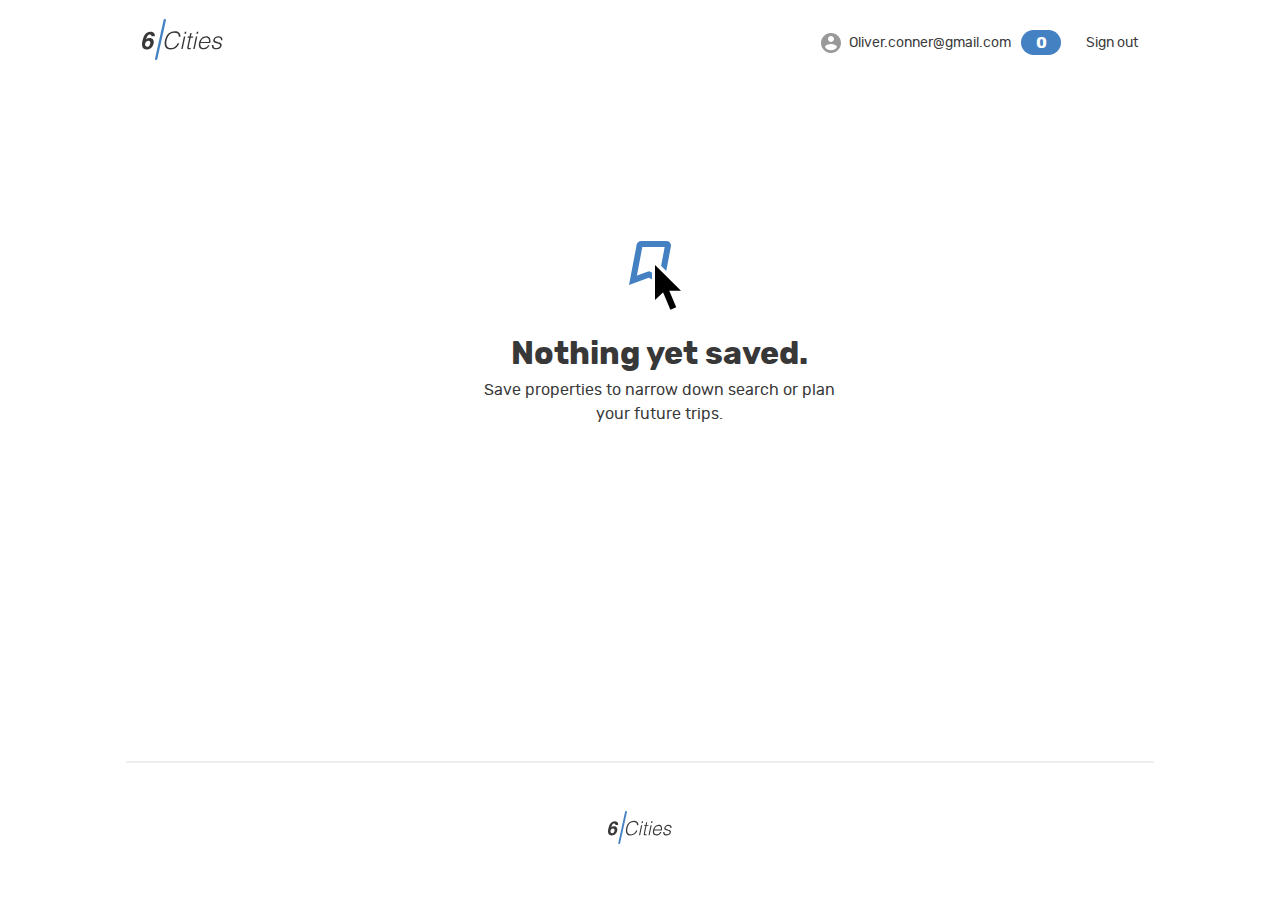
<file: markup/favorites-empty.html>
<!DOCTYPE html>
<html lang="en">
  <head>
    <meta charset="utf-8">
    <meta http-equiv="X-UA-Compatible" content="IE=edge">
    <meta name="viewport" content="width=device-width, initial-scale=1.0">
    <title>6 cities: favorites empty</title>
    <link rel="stylesheet" href="css/main.css">
  </head>

  <body>
    <div style="display: none">
      <!--
        Нет необходимости копировать данный блок в компоненты. Блок с `svg`-изображениями
        присутствует в разметке файла `index.html`.
      -->
      <svg xmlns="http://www.w3.org/2000/svg"><symbol id="icon-arrow-select" viewbox="0 0 7 4"><path fill-rule="evenodd" clip-rule="evenodd" d="M0 0l3.5 2.813L7 0v1.084L3.5 4 0 1.084V0z"></path></symbol><symbol id="icon-bookmark" viewbox="0 0 17 18"><path d="M3.993 2.185l.017-.092V2c0-.554.449-1 .99-1h10c.522 0 .957.41.997.923l-2.736 14.59-4.814-2.407-.39-.195-.408.153L1.31 16.44 3.993 2.185z"></path></symbol><symbol id="icon-star" viewbox="0 0 13 12"><path fill-rule="evenodd" clip-rule="evenodd" d="M6.5 9.644L10.517 12 9.451 7.56 13 4.573l-4.674-.386L6.5 0 4.673 4.187 0 4.573 3.549 7.56 2.483 12 6.5 9.644z"></path></symbol></svg>
    </div>

    <div class="page page--favorites-empty">
      <header class="header">
        <div class="container">
          <div class="header__wrapper">
            <div class="header__left">
              <a class="header__logo-link" href="main.html">
                <img class="header__logo" src="img/logo.svg" alt="6 cities logo" width="81" height="41">
              </a>
            </div>
            <nav class="header__nav">
              <ul class="header__nav-list">
                <li class="header__nav-item user">
                  <a class="header__nav-link header__nav-link--profile" href="#">
                    <div class="header__avatar-wrapper user__avatar-wrapper">
                    </div>
                    <span class="header__user-name user__name">Oliver.conner@gmail.com</span>
                    <span class="header__favorite-count">0</span>
                  </a>
                </li>
                <li class="header__nav-item">
                  <a class="header__nav-link" href="#">
                    <span class="header__signout">Sign out</span>
                  </a>
                </li>
              </ul>
            </nav>
          </div>
        </div>
      </header>

      <main class="page__main page__main--favorites page__main--favorites-empty">
        <div class="page__favorites-container container">
          <section class="favorites favorites--empty">
            <h1 class="visually-hidden">Favorites (empty)</h1>
            <div class="favorites__status-wrapper">
              <b class="favorites__status">Nothing yet saved.</b>
              <p class="favorites__status-description">Save properties to narrow down search or plan your future trips.</p>
            </div>
          </section>
        </div>
      </main>
      <footer class="footer">
        <a class="footer__logo-link" href="main.html">
          <img class="footer__logo" src="img/logo.svg" alt="6 cities logo" width="64" height="33">
        </a>
      </footer>
    </div>
  </body>
</html>
</file>
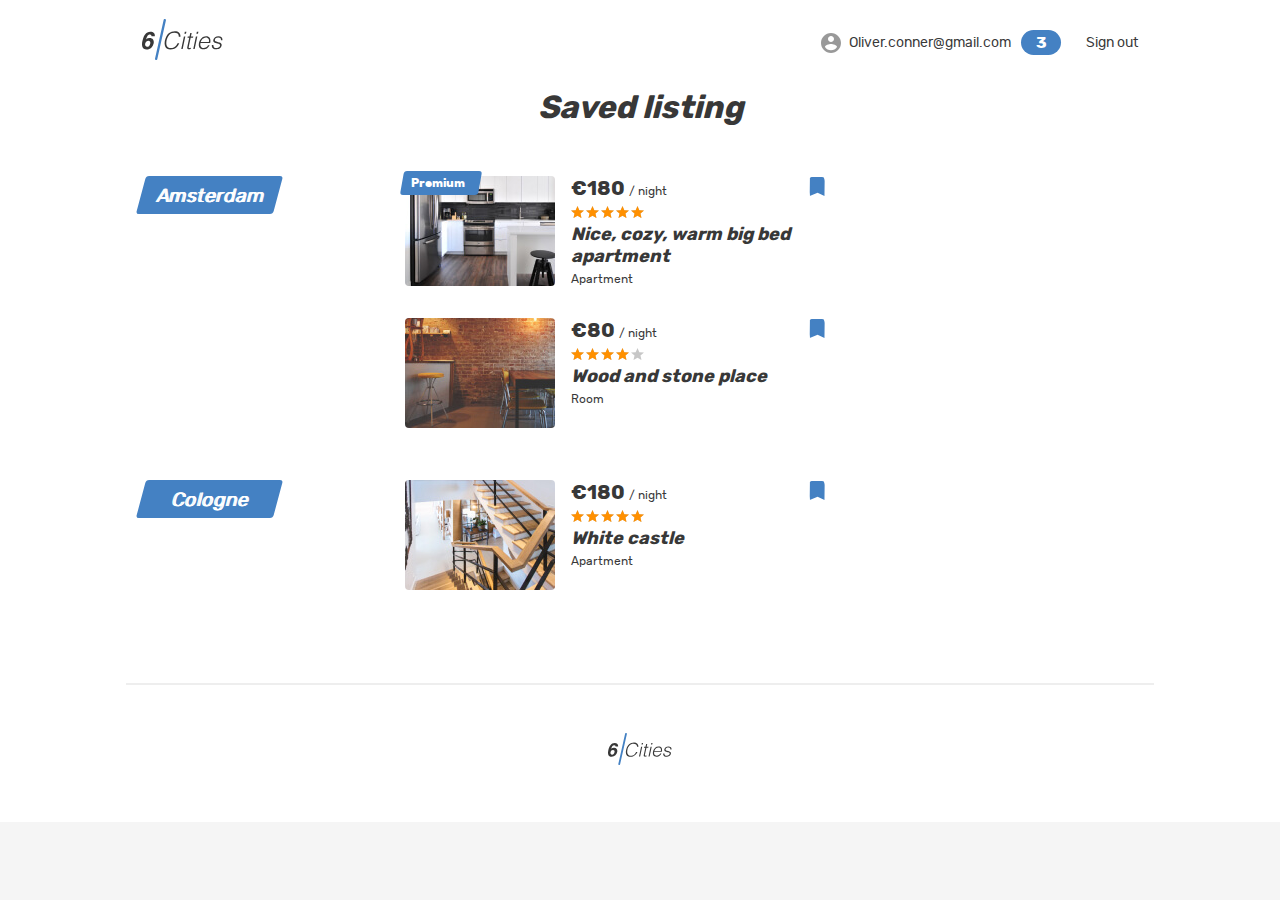
<file: markup/favorites.html>
<!DOCTYPE html>
<html lang="en">
  <head>
    <meta charset="utf-8">
    <meta http-equiv="X-UA-Compatible" content="IE=edge">
    <meta name="viewport" content="width=device-width, initial-scale=1.0">
    <title>6 cities: favorites</title>
    <link rel="stylesheet" href="css/main.css">
  </head>

  <body>
    <div style="display: none">
      <!--
        Нет необходимости копировать данный блок в компоненты. Блок с `svg`-изображениями
        присутствует в разметке файла `index.html`.
      -->
      <svg xmlns="http://www.w3.org/2000/svg"><symbol id="icon-arrow-select" viewbox="0 0 7 4"><path fill-rule="evenodd" clip-rule="evenodd" d="M0 0l3.5 2.813L7 0v1.084L3.5 4 0 1.084V0z"></path></symbol><symbol id="icon-bookmark" viewbox="0 0 17 18"><path d="M3.993 2.185l.017-.092V2c0-.554.449-1 .99-1h10c.522 0 .957.41.997.923l-2.736 14.59-4.814-2.407-.39-.195-.408.153L1.31 16.44 3.993 2.185z"></path></symbol><symbol id="icon-star" viewbox="0 0 13 12"><path fill-rule="evenodd" clip-rule="evenodd" d="M6.5 9.644L10.517 12 9.451 7.56 13 4.573l-4.674-.386L6.5 0 4.673 4.187 0 4.573 3.549 7.56 2.483 12 6.5 9.644z"></path></symbol></svg>
    </div>

    <div class="page">
      <header class="header">
        <div class="container">
          <div class="header__wrapper">
            <div class="header__left">
              <a class="header__logo-link" href="main.html">
                <img class="header__logo" src="img/logo.svg" alt="6 cities logo" width="81" height="41">
              </a>
            </div>
            <nav class="header__nav">
              <ul class="header__nav-list">
                <li class="header__nav-item user">
                  <a class="header__nav-link header__nav-link--profile" href="#">
                    <div class="header__avatar-wrapper user__avatar-wrapper">
                    </div>
                    <span class="header__user-name user__name">Oliver.conner@gmail.com</span>
                    <span class="header__favorite-count">3</span>
                  </a>
                </li>
                <li class="header__nav-item">
                  <a class="header__nav-link" href="#">
                    <span class="header__signout">Sign out</span>
                  </a>
                </li>
              </ul>
            </nav>
          </div>
        </div>
      </header>

      <main class="page__main page__main--favorites">
        <div class="page__favorites-container container">
          <section class="favorites">
            <h1 class="favorites__title">Saved listing</h1>
            <ul class="favorites__list">
              <li class="favorites__locations-items">
                <div class="favorites__locations locations locations--current">
                  <div class="locations__item">
                    <a class="locations__item-link" href="#">
                      <span>Amsterdam</span>
                    </a>
                  </div>
                </div>
                <div class="favorites__places">
                  <article class="favorites__card place-card">
                    <div class="place-card__mark">
                      <span>Premium</span>
                    </div>
                    <div class="favorites__image-wrapper place-card__image-wrapper">
                      <a href="#">
                        <img class="place-card__image" src="img/apartment-small-03.jpg" width="150" height="110" alt="Place image">
                      </a>
                    </div>
                    <div class="favorites__card-info place-card__info">
                      <div class="place-card__price-wrapper">
                        <div class="place-card__price">
                          <b class="place-card__price-value">&euro;180</b>
                          <span class="place-card__price-text">&#47;&nbsp;night</span>
                        </div>
                        <button class="place-card__bookmark-button place-card__bookmark-button--active button" type="button">
                          <svg class="place-card__bookmark-icon" width="18" height="19">
                            <use xlink:href="#icon-bookmark"></use>
                          </svg>
                          <span class="visually-hidden">In bookmarks</span>
                        </button>
                      </div>
                      <div class="place-card__rating rating">
                        <div class="place-card__stars rating__stars">
                          <span style="width: 100%"></span>
                          <span class="visually-hidden">Rating</span>
                        </div>
                      </div>
                      <h2 class="place-card__name">
                        <a href="#">Nice, cozy, warm big bed apartment</a>
                      </h2>
                      <p class="place-card__type">Apartment</p>
                    </div>
                  </article>

                  <article class="favorites__card place-card">
                    <div class="favorites__image-wrapper place-card__image-wrapper">
                      <a href="#">
                        <img class="place-card__image" src="img/room-small.jpg" width="150" height="110" alt="Place image">
                      </a>
                    </div>
                    <div class="favorites__card-info place-card__info">
                      <div class="place-card__price-wrapper">
                        <div class="place-card__price">
                          <b class="place-card__price-value">&euro;80</b>
                          <span class="place-card__price-text">&#47;&nbsp;night</span>
                        </div>
                        <button class="place-card__bookmark-button place-card__bookmark-button--active button" type="button">
                          <svg class="place-card__bookmark-icon" width="18" height="19">
                            <use xlink:href="#icon-bookmark"></use>
                          </svg>
                          <span class="visually-hidden">In bookmarks</span>
                        </button>
                      </div>
                      <div class="place-card__rating rating">
                        <div class="place-card__stars rating__stars">
                          <span style="width: 80%"></span>
                          <span class="visually-hidden">Rating</span>
                        </div>
                      </div>
                      <h2 class="place-card__name">
                        <a href="#">Wood and stone place</a>
                      </h2>
                      <p class="place-card__type">Room</p>
                    </div>
                  </article>
                </div>
              </li>

              <li class="favorites__locations-items">
                <div class="favorites__locations locations locations--current">
                  <div class="locations__item">
                    <a class="locations__item-link" href="#">
                      <span>Cologne</span>
                    </a>
                  </div>
                </div>
                <div class="favorites__places">
                  <article class="favorites__card place-card">
                    <div class="favorites__image-wrapper place-card__image-wrapper">
                      <a href="#">
                        <img class="place-card__image" src="img/apartment-small-04.jpg" width="150" height="110" alt="Place image">
                      </a>
                    </div>
                    <div class="favorites__card-info place-card__info">
                      <div class="place-card__price-wrapper">
                        <div class="place-card__price">
                          <b class="place-card__price-value">&euro;180</b>
                          <span class="place-card__price-text">&#47;&nbsp;night</span>
                        </div>
                        <button class="place-card__bookmark-button place-card__bookmark-button--active button" type="button">
                          <svg class="place-card__bookmark-icon" width="18" height="19">
                            <use xlink:href="#icon-bookmark"></use>
                          </svg>
                          <span class="visually-hidden">In bookmarks</span>
                        </button>
                      </div>
                      <div class="place-card__rating rating">
                        <div class="place-card__stars rating__stars">
                          <span style="width: 100%"></span>
                          <span class="visually-hidden">Rating</span>
                        </div>
                      </div>
                      <h2 class="place-card__name">
                        <a href="#">White castle</a>
                      </h2>
                      <p class="place-card__type">Apartment</p>
                    </div>
                  </article>
                </div>
              </li>
            </ul>
          </section>
        </div>
      </main>
      <footer class="footer container">
        <a class="footer__logo-link" href="main.html">
          <img class="footer__logo" src="img/logo.svg" alt="6 cities logo" width="64" height="33">
        </a>
      </footer>
    </div>
  </body>
</html>
</file>
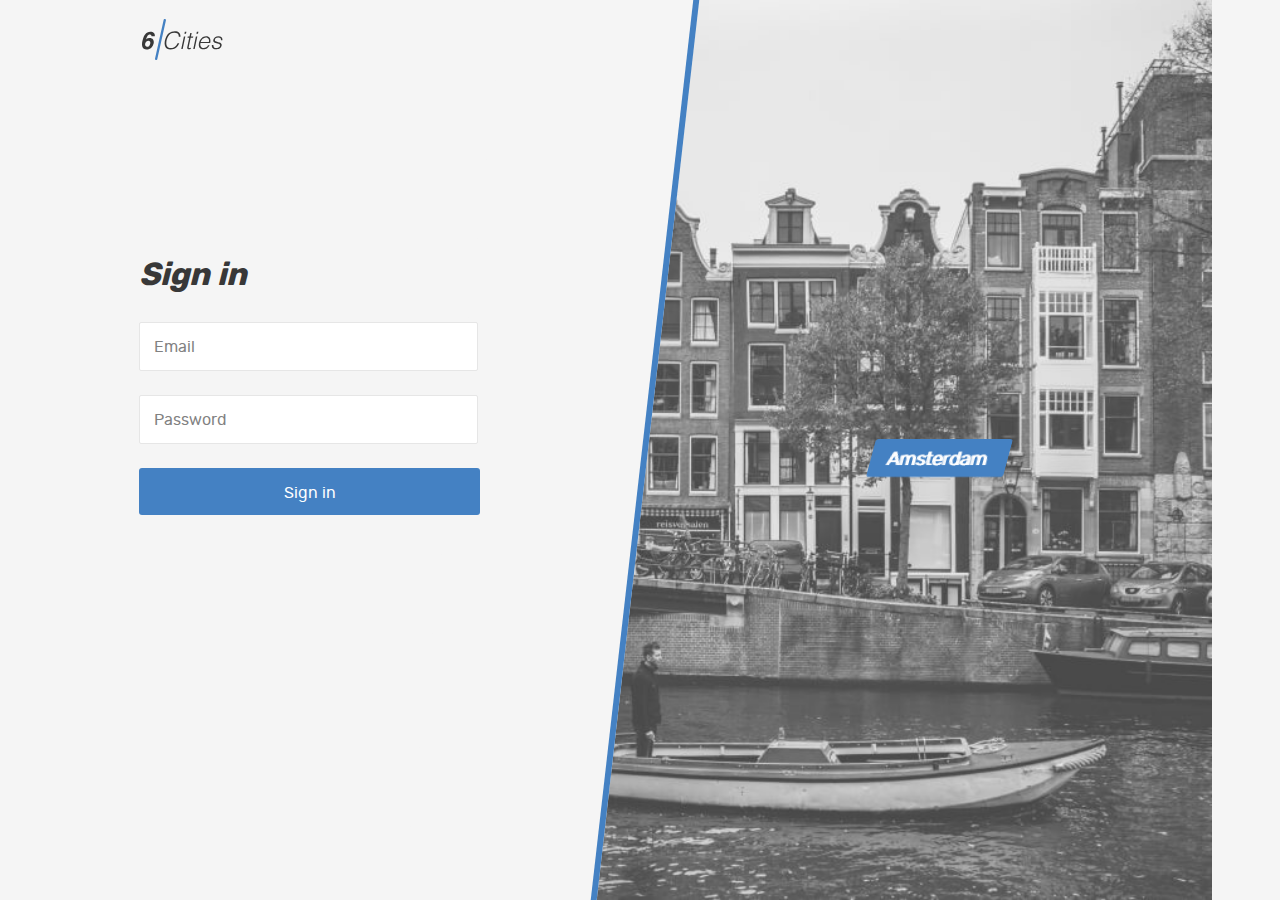
<file: markup/login.html>
<!DOCTYPE html>
<html lang="en">
  <head>
    <meta charset="utf-8">
    <meta http-equiv="X-UA-Compatible" content="IE=edge">
    <meta name="viewport" content="width=device-width, initial-scale=1.0">
    <title>6 cities: authorization</title>
    <link rel="stylesheet" href="css/main.css">
  </head>

  <body>
    <div style="display: none">
      <!--
        Нет необходимости копировать данный блок в компоненты. Блок с `svg`-изображениями
        присутствует в разметке файла `index.html`.
      -->
      <svg xmlns="http://www.w3.org/2000/svg"><symbol id="icon-arrow-select" viewbox="0 0 7 4"><path fill-rule="evenodd" clip-rule="evenodd" d="M0 0l3.5 2.813L7 0v1.084L3.5 4 0 1.084V0z"></path></symbol><symbol id="icon-bookmark" viewbox="0 0 17 18"><path d="M3.993 2.185l.017-.092V2c0-.554.449-1 .99-1h10c.522 0 .957.41.997.923l-2.736 14.59-4.814-2.407-.39-.195-.408.153L1.31 16.44 3.993 2.185z"></path></symbol><symbol id="icon-star" viewbox="0 0 13 12"><path fill-rule="evenodd" clip-rule="evenodd" d="M6.5 9.644L10.517 12 9.451 7.56 13 4.573l-4.674-.386L6.5 0 4.673 4.187 0 4.573 3.549 7.56 2.483 12 6.5 9.644z"></path></symbol></svg>
    </div>

    <div class="page page--gray page--login">
      <header class="header">
        <div class="container">
          <div class="header__wrapper">
            <div class="header__left">
              <a class="header__logo-link" href="main.html">
                <img class="header__logo" src="img/logo.svg" alt="6 cities logo" width="81" height="41">
              </a>
            </div>
          </div>
        </div>
      </header>

      <main class="page__main page__main--login">
        <div class="page__login-container container">
          <section class="login">
            <h1 class="login__title">Sign in</h1>
            <form class="login__form form" action="#" method="post">
              <div class="login__input-wrapper form__input-wrapper">
                <label class="visually-hidden">E-mail</label>
                <input class="login__input form__input" type="email" name="email" placeholder="Email" required="">
              </div>
              <div class="login__input-wrapper form__input-wrapper">
                <label class="visually-hidden">Password</label>
                <input class="login__input form__input" type="password" name="password" placeholder="Password" required="">
              </div>
              <button class="login__submit form__submit button" type="submit">Sign in</button>
            </form>
          </section>
          <section class="locations locations--login locations--current">
            <div class="locations__item">
              <a class="locations__item-link" href="#">
                <span>Amsterdam</span>
              </a>
            </div>
          </section>
        </div>
      </main>
    </div>
  </body>
</html>
</file>
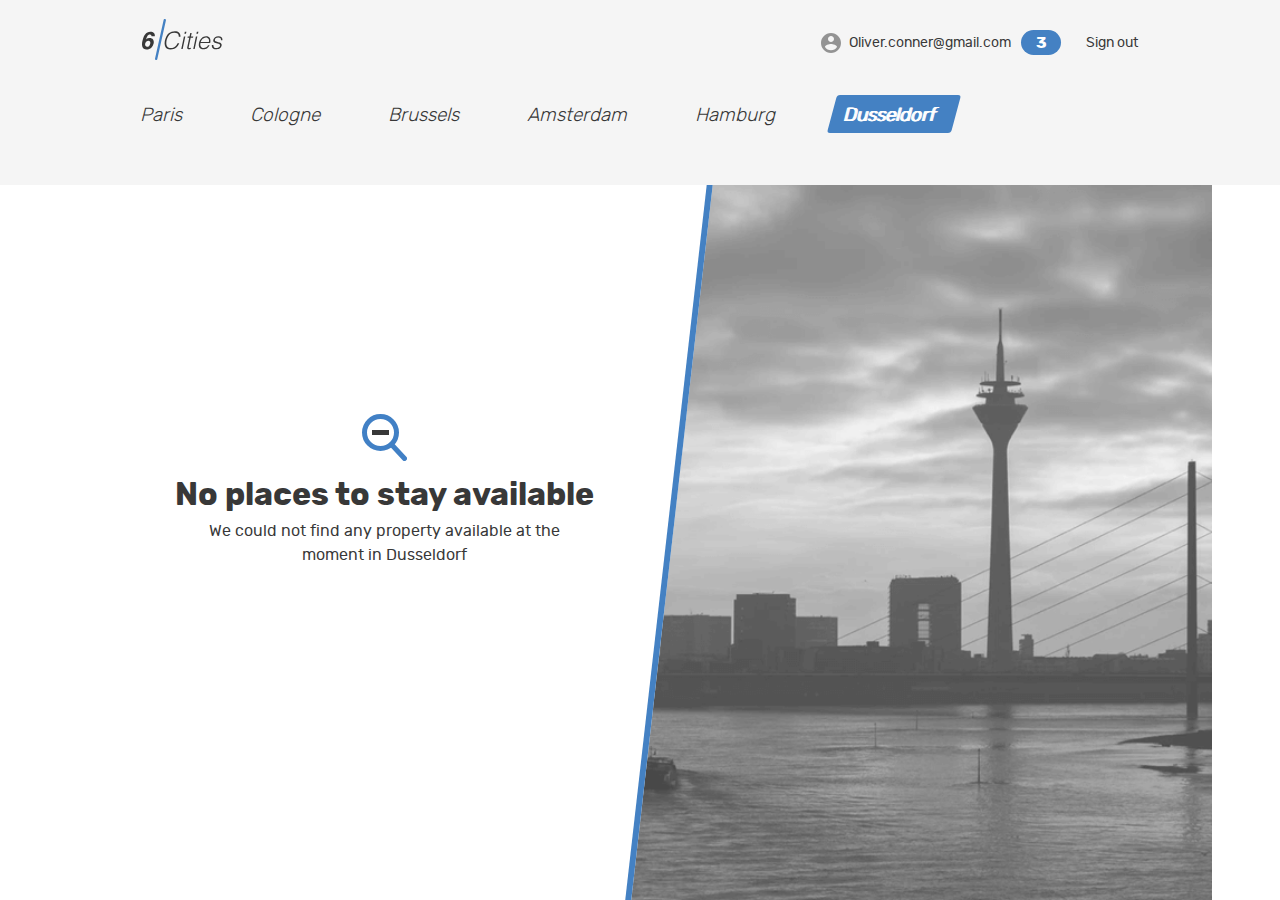
<file: markup/main-empty.html>
<!DOCTYPE html>
<html lang="en">
  <head>
    <meta charset="utf-8">
    <meta http-equiv="X-UA-Compatible" content="IE=edge">
    <meta name="viewport" content="width=device-width, initial-scale=1.0">
    <title>6 cities</title>
    <link rel="stylesheet" href="css/main.css">
  </head>

  <body>
    <div style="display: none">
      <!--
        Нет необходимости копировать данный блок в компоненты. Блок с `svg`-изображениями
        присутствует в разметке файла `index.html`.
      -->
      <svg xmlns="http://www.w3.org/2000/svg"><symbol id="icon-arrow-select" viewbox="0 0 7 4"><path fill-rule="evenodd" clip-rule="evenodd" d="M0 0l3.5 2.813L7 0v1.084L3.5 4 0 1.084V0z"></path></symbol><symbol id="icon-bookmark" viewbox="0 0 17 18"><path d="M3.993 2.185l.017-.092V2c0-.554.449-1 .99-1h10c.522 0 .957.41.997.923l-2.736 14.59-4.814-2.407-.39-.195-.408.153L1.31 16.44 3.993 2.185z"></path></symbol><symbol id="icon-star" viewbox="0 0 13 12"><path fill-rule="evenodd" clip-rule="evenodd" d="M6.5 9.644L10.517 12 9.451 7.56 13 4.573l-4.674-.386L6.5 0 4.673 4.187 0 4.573 3.549 7.56 2.483 12 6.5 9.644z"></path></symbol></svg>
    </div>

    <div class="page page--gray page--main">
      <header class="header">
        <div class="container">
          <div class="header__wrapper">
            <div class="header__left">
              <a class="header__logo-link header__logo-link--active">
                <img class="header__logo" src="img/logo.svg" alt="6 cities logo" width="81" height="41">
              </a>
            </div>
            <nav class="header__nav">
              <ul class="header__nav-list">
                <li class="header__nav-item user">
                  <a class="header__nav-link header__nav-link--profile" href="#">
                    <div class="header__avatar-wrapper user__avatar-wrapper">
                    </div>
                    <span class="header__user-name user__name">Oliver.conner@gmail.com</span>
                    <span class="header__favorite-count">3</span>
                  </a>
                </li>
                <li class="header__nav-item">
                  <a class="header__nav-link" href="#">
                    <span class="header__signout">Sign out</span>
                  </a>
                </li>
              </ul>
            </nav>
          </div>
        </div>
      </header>

      <main class="page__main page__main--index page__main--index-empty">
        <h1 class="visually-hidden">Cities</h1>
        <div class="tabs">
          <section class="locations container">
            <ul class="locations__list tabs__list">
              <li class="locations__item">
                <a class="locations__item-link tabs__item" href="#">
                  <span>Paris</span>
                </a>
              </li>
              <li class="locations__item">
                <a class="locations__item-link tabs__item" href="#">
                  <span>Cologne</span>
                </a>
              </li>
              <li class="locations__item">
                <a class="locations__item-link tabs__item" href="#">
                  <span>Brussels</span>
                </a>
              </li>
              <li class="locations__item">
                <a class="locations__item-link tabs__item">
                  <span>Amsterdam</span>
                </a>
              </li>
              <li class="locations__item">
                <a class="locations__item-link tabs__item" href="#">
                  <span>Hamburg</span>
                </a>
              </li>
              <li class="locations__item">
                <a class="locations__item-link tabs__item tabs__item--active" href="#">
                  <span>Dusseldorf</span>
                </a>
              </li>
            </ul>
          </section>
        </div>
        <div class="cities">
          <div class="cities__places-container cities__places-container--empty container">
            <section class="cities__no-places">
              <div class="cities__status-wrapper tabs__content">
                <b class="cities__status">No places to stay available</b>
                <p class="cities__status-description">We could not find any property available at the moment in Dusseldorf</p>
              </div>
            </section>
            <div class="cities__right-section"></div>
          </div>
        </div>
      </main>
    </div></body>

</html>
</file>
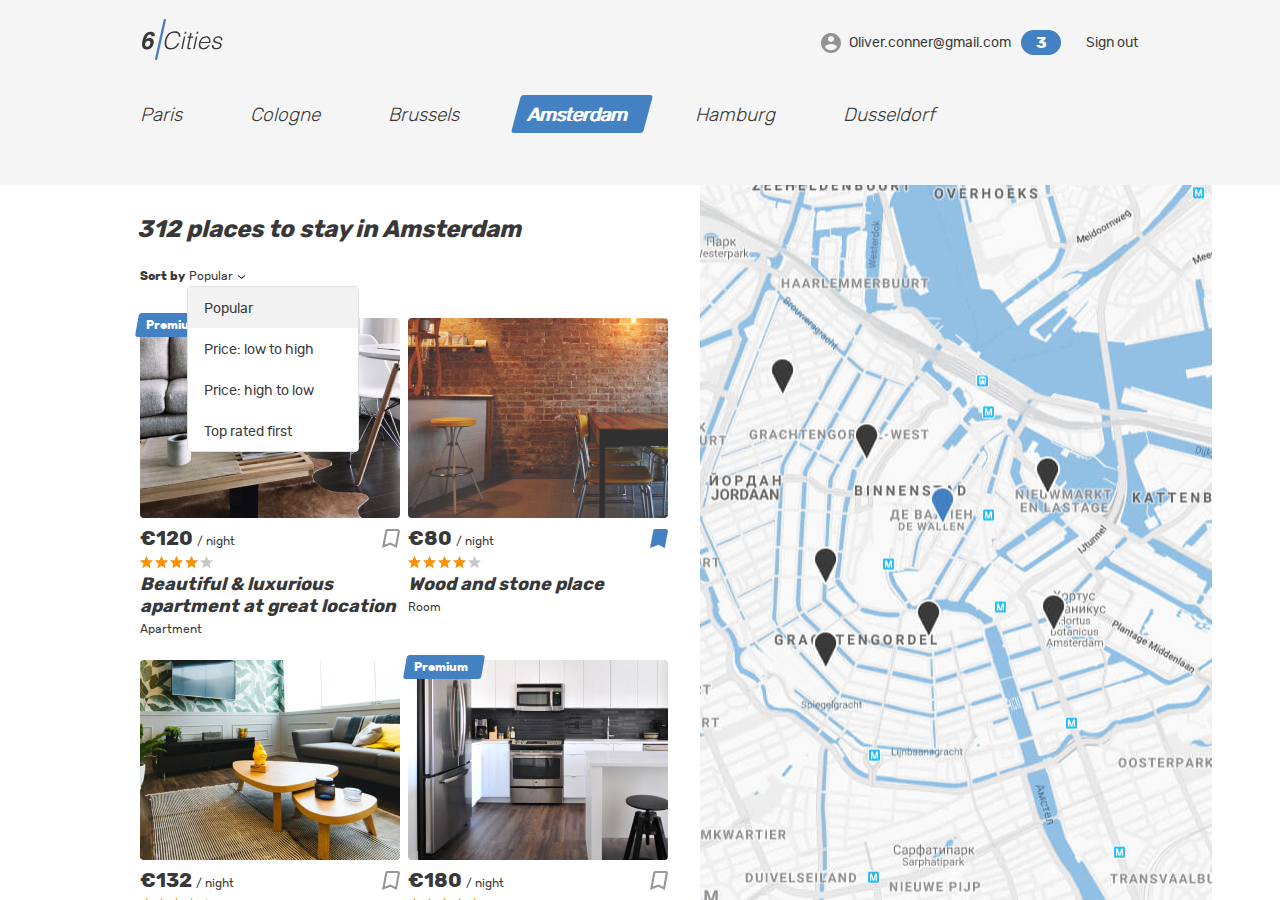
<file: markup/main.html>
<!DOCTYPE html>
<html lang="en">
  <head>
    <meta charset="utf-8">
    <meta http-equiv="X-UA-Compatible" content="IE=edge">
    <meta name="viewport" content="width=device-width, initial-scale=1.0">
    <title>6 cities</title>
    <link rel="stylesheet" href="css/main.css">
  </head>

  <body>
    <div style="display: none">
      <!--
        Нет необходимости копировать данный блок в компоненты. Блок с `svg`-изображениями
        присутствует в разметке файла `index.html`.
      -->
      <svg xmlns="http://www.w3.org/2000/svg"><symbol id="icon-arrow-select" viewbox="0 0 7 4"><path fill-rule="evenodd" clip-rule="evenodd" d="M0 0l3.5 2.813L7 0v1.084L3.5 4 0 1.084V0z"></path></symbol><symbol id="icon-bookmark" viewbox="0 0 17 18"><path d="M3.993 2.185l.017-.092V2c0-.554.449-1 .99-1h10c.522 0 .957.41.997.923l-2.736 14.59-4.814-2.407-.39-.195-.408.153L1.31 16.44 3.993 2.185z"></path></symbol><symbol id="icon-star" viewbox="0 0 13 12"><path fill-rule="evenodd" clip-rule="evenodd" d="M6.5 9.644L10.517 12 9.451 7.56 13 4.573l-4.674-.386L6.5 0 4.673 4.187 0 4.573 3.549 7.56 2.483 12 6.5 9.644z"></path></symbol></svg>
    </div>

    <div class="page page--gray page--main">
      <header class="header">
        <div class="container">
          <div class="header__wrapper">
            <div class="header__left">
              <a class="header__logo-link header__logo-link--active">
                <img class="header__logo" src="img/logo.svg" alt="6 cities logo" width="81" height="41">
              </a>
            </div>
            <nav class="header__nav">
              <ul class="header__nav-list">
                <li class="header__nav-item user">
                  <a class="header__nav-link header__nav-link--profile" href="#">
                    <div class="header__avatar-wrapper user__avatar-wrapper">
                    </div>
                    <span class="header__user-name user__name">Oliver.conner@gmail.com</span>
                    <span class="header__favorite-count">3</span>
                  </a>
                </li>
                <li class="header__nav-item">
                  <a class="header__nav-link" href="#">
                    <span class="header__signout">Sign out</span>
                  </a>
                </li>
              </ul>
            </nav>
          </div>
        </div>
      </header>

      <main class="page__main page__main--index">
        <h1 class="visually-hidden">Cities</h1>
        <div class="tabs">
          <section class="locations container">
            <ul class="locations__list tabs__list">
              <li class="locations__item">
                <a class="locations__item-link tabs__item" href="#">
                  <span>Paris</span>
                </a>
              </li>
              <li class="locations__item">
                <a class="locations__item-link tabs__item" href="#">
                  <span>Cologne</span>
                </a>
              </li>
              <li class="locations__item">
                <a class="locations__item-link tabs__item" href="#">
                  <span>Brussels</span>
                </a>
              </li>
              <li class="locations__item">
                <a class="locations__item-link tabs__item tabs__item--active">
                  <span>Amsterdam</span>
                </a>
              </li>
              <li class="locations__item">
                <a class="locations__item-link tabs__item" href="#">
                  <span>Hamburg</span>
                </a>
              </li>
              <li class="locations__item">
                <a class="locations__item-link tabs__item" href="#">
                  <span>Dusseldorf</span>
                </a>
              </li>
            </ul>
          </section>
        </div>
        <div class="cities">
          <div class="cities__places-container container">
            <section class="cities__places places">
              <h2 class="visually-hidden">Places</h2>
              <b class="places__found">312 places to stay in Amsterdam</b>
              <form class="places__sorting" action="#" method="get">
                <span class="places__sorting-caption">Sort by</span>
                <span class="places__sorting-type" tabindex="0">
                  Popular
                  <svg class="places__sorting-arrow" width="7" height="4">
                    <use xlink:href="#icon-arrow-select"></use>
                  </svg>
                </span>
                <ul class="places__options places__options--custom places__options--opened">
                  <li class="places__option places__option--active" tabindex="0">Popular</li>
                  <li class="places__option" tabindex="0">Price: low to high</li>
                  <li class="places__option" tabindex="0">Price: high to low</li>
                  <li class="places__option" tabindex="0">Top rated first</li>
                </ul>
              </form>
              <div class="cities__places-list places__list tabs__content">
                <article class="cities__card place-card">
                  <div class="place-card__mark">
                    <span>Premium</span>
                  </div>
                  <div class="cities__image-wrapper place-card__image-wrapper">
                    <a href="#">
                      <img class="place-card__image" src="img/apartment-01.jpg" width="260" height="200" alt="Place image">
                    </a>
                  </div>
                  <div class="place-card__info">
                    <div class="place-card__price-wrapper">
                      <div class="place-card__price">
                        <b class="place-card__price-value">&euro;120</b>
                        <span class="place-card__price-text">&#47;&nbsp;night</span>
                      </div>
                      <button class="place-card__bookmark-button button" type="button">
                        <svg class="place-card__bookmark-icon" width="18" height="19">
                          <use xlink:href="#icon-bookmark"></use>
                        </svg>
                        <span class="visually-hidden">To bookmarks</span>
                      </button>
                    </div>
                    <div class="place-card__rating rating">
                      <div class="place-card__stars rating__stars">
                        <span style="width: 80%"></span>
                        <span class="visually-hidden">Rating</span>
                      </div>
                    </div>
                    <h2 class="place-card__name">
                      <a href="#">Beautiful &amp; luxurious apartment at great location</a>
                    </h2>
                    <p class="place-card__type">Apartment</p>
                  </div>
                </article>

                <article class="cities__card place-card">
                  <div class="cities__image-wrapper place-card__image-wrapper">
                    <a href="#">
                      <img class="place-card__image" src="img/room.jpg" width="260" height="200" alt="Place image">
                    </a>
                  </div>
                  <div class="place-card__info">
                    <div class="place-card__price-wrapper">
                      <div class="place-card__price">
                        <b class="place-card__price-value">&euro;80</b>
                        <span class="place-card__price-text">&#47;&nbsp;night</span>
                      </div>
                      <button class="place-card__bookmark-button place-card__bookmark-button--active button" type="button">
                        <svg class="place-card__bookmark-icon" width="18" height="19">
                          <use xlink:href="#icon-bookmark"></use>
                        </svg>
                        <span class="visually-hidden">In bookmarks</span>
                      </button>
                    </div>
                    <div class="place-card__rating rating">
                      <div class="place-card__stars rating__stars">
                        <span style="width: 80%"></span>
                        <span class="visually-hidden">Rating</span>
                      </div>
                    </div>
                    <h2 class="place-card__name">
                      <a href="#">Wood and stone place</a>
                    </h2>
                    <p class="place-card__type">Room</p>
                  </div>
                </article>

                <article class="cities__card place-card">
                  <div class="cities__image-wrapper place-card__image-wrapper">
                    <a href="#">
                      <img class="place-card__image" src="img/apartment-02.jpg" width="260" height="200" alt="Place image">
                    </a>
                  </div>
                  <div class="place-card__info">
                    <div class="place-card__price-wrapper">
                      <div class="place-card__price">
                        <b class="place-card__price-value">&euro;132</b>
                        <span class="place-card__price-text">&#47;&nbsp;night</span>
                      </div>
                      <button class="place-card__bookmark-button button" type="button">
                        <svg class="place-card__bookmark-icon" width="18" height="19">
                          <use xlink:href="#icon-bookmark"></use>
                        </svg>
                        <span class="visually-hidden">To bookmarks</span>
                      </button>
                    </div>
                    <div class="place-card__rating rating">
                      <div class="place-card__stars rating__stars">
                        <span style="width: 80%"></span>
                        <span class="visually-hidden">Rating</span>
                      </div>
                    </div>
                    <h2 class="place-card__name">
                      <a href="#">Canal View Prinsengracht</a>
                    </h2>
                    <p class="place-card__type">Apartment</p>
                  </div>
                </article>

                <article class="cities__card place-card">
                  <div class="place-card__mark">
                    <span>Premium</span>
                  </div>
                  <div class="cities__image-wrapper place-card__image-wrapper">
                    <a href="#">
                      <img class="place-card__image" src="img/apartment-03.jpg" width="260" height="200" alt="Place image">
                    </a>
                  </div>
                  <div class="place-card__info">
                    <div class="place-card__price-wrapper">
                      <div class="place-card__price">
                        <b class="place-card__price-value">&euro;180</b>
                        <span class="place-card__price-text">&#47;&nbsp;night</span>
                      </div>
                      <button class="place-card__bookmark-button button" type="button">
                        <svg class="place-card__bookmark-icon" width="18" height="19">
                          <use xlink:href="#icon-bookmark"></use>
                        </svg>
                        <span class="visually-hidden">To bookmarks</span>
                      </button>
                    </div>
                    <div class="place-card__rating rating">
                      <div class="place-card__stars rating__stars">
                        <span style="width: 100%"></span>
                        <span class="visually-hidden">Rating</span>
                      </div>
                    </div>
                    <h2 class="place-card__name">
                      <a href="#">Nice, cozy, warm big bed apartment</a>
                    </h2>
                    <p class="place-card__type">Apartment</p>
                  </div>
                </article>

                <article class="cities__card place-card">
                  <div class="cities__image-wrapper place-card__image-wrapper">
                    <a href="#">
                      <img class="place-card__image" src="img/room.jpg" width="260" height="200" alt="Place image">
                    </a>
                  </div>
                  <div class="place-card__info">
                    <div class="place-card__price-wrapper">
                      <div class="place-card__price">
                        <b class="place-card__price-value">&euro;80</b>
                        <span class="place-card__price-text">&#47;&nbsp;night</span>
                      </div>
                      <button class="place-card__bookmark-button place-card__bookmark-button--active button" type="button">
                        <svg class="place-card__bookmark-icon" width="18" height="19">
                          <use xlink:href="#icon-bookmark"></use>
                        </svg>
                        <span class="visually-hidden">In bookmarks</span>
                      </button>
                    </div>
                    <div class="place-card__rating rating">
                      <div class="place-card__stars rating__stars">
                        <span style="width: 80%"></span>
                        <span class="visually-hidden">Rating</span>
                      </div>
                    </div>
                    <h2 class="place-card__name">
                      <a href="#">Wood and stone place</a>
                    </h2>
                    <p class="place-card__type">Room</p>
                  </div>
                </article>
              </div>
            </section>
            <div class="cities__right-section">
              <section class="cities__map map"></section>
            </div>
          </div>
        </div>
      </main>
    </div>
  </body>
</html>
</file>
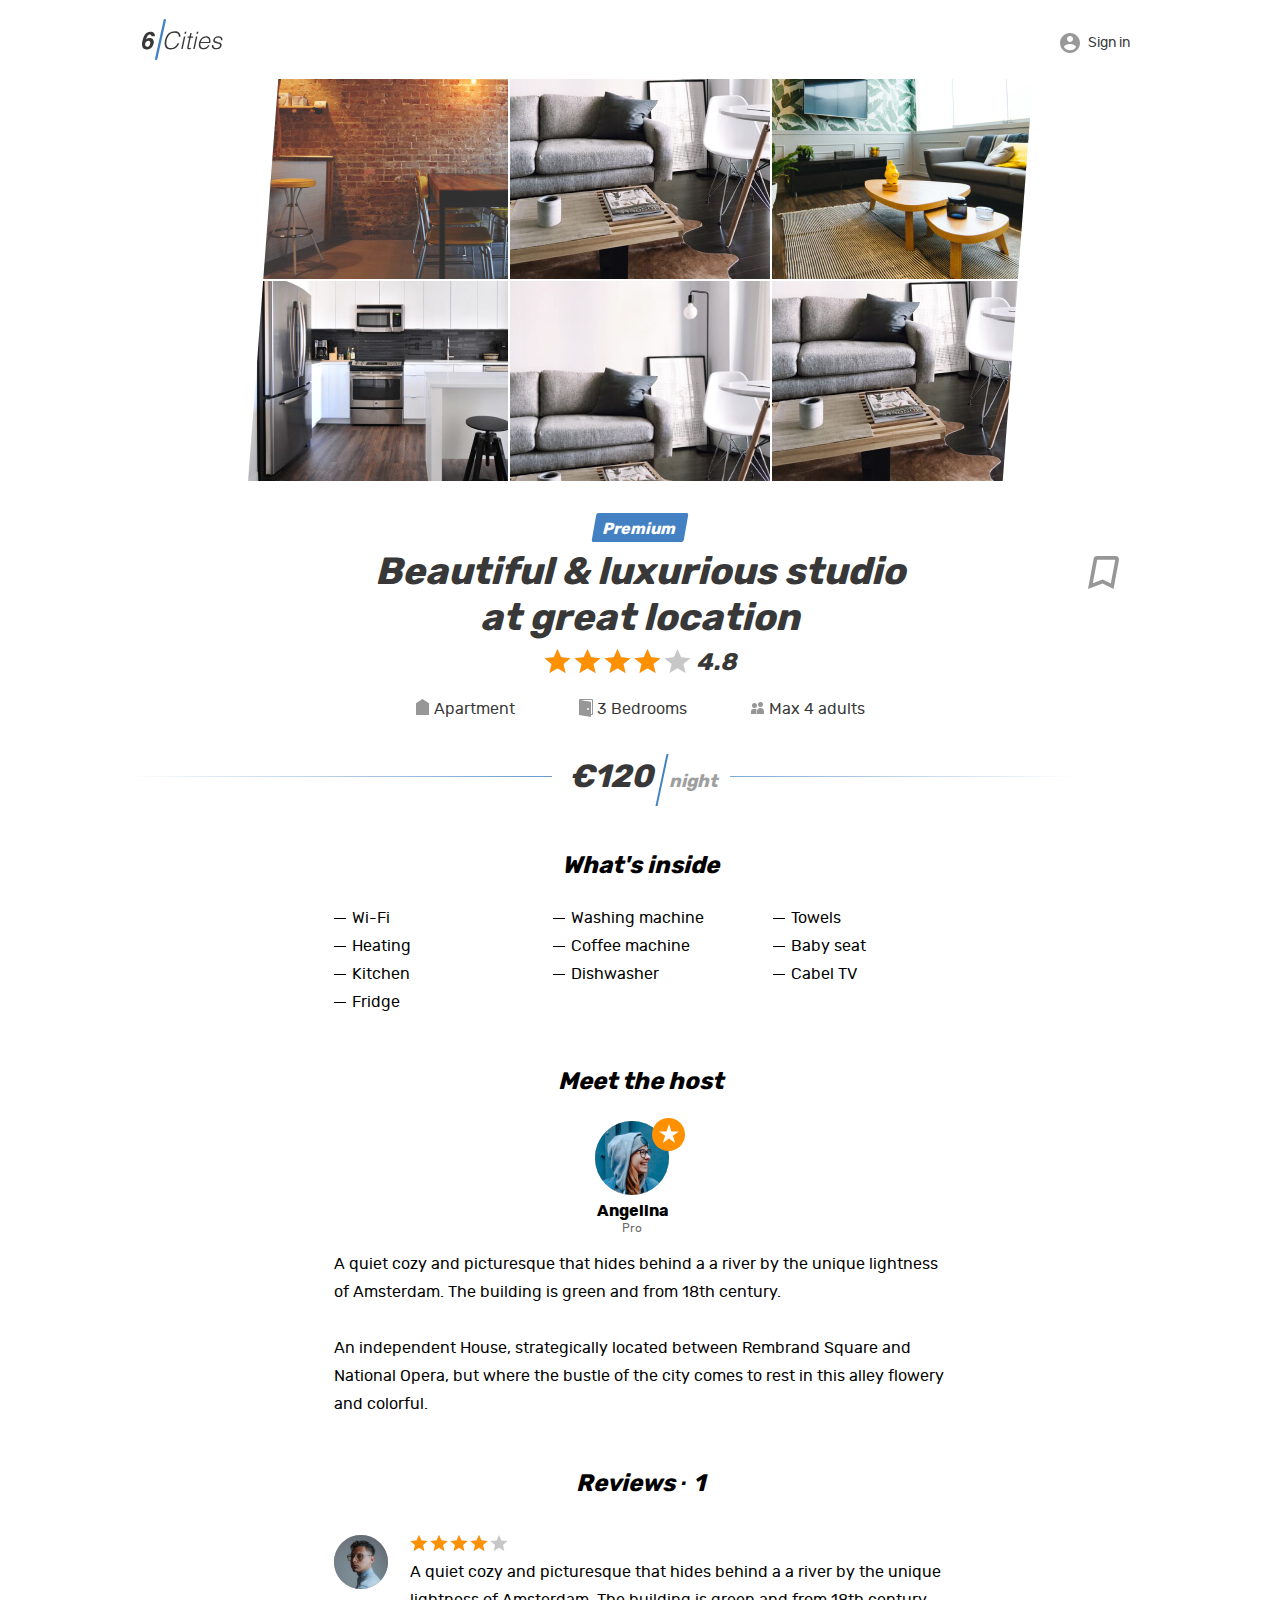
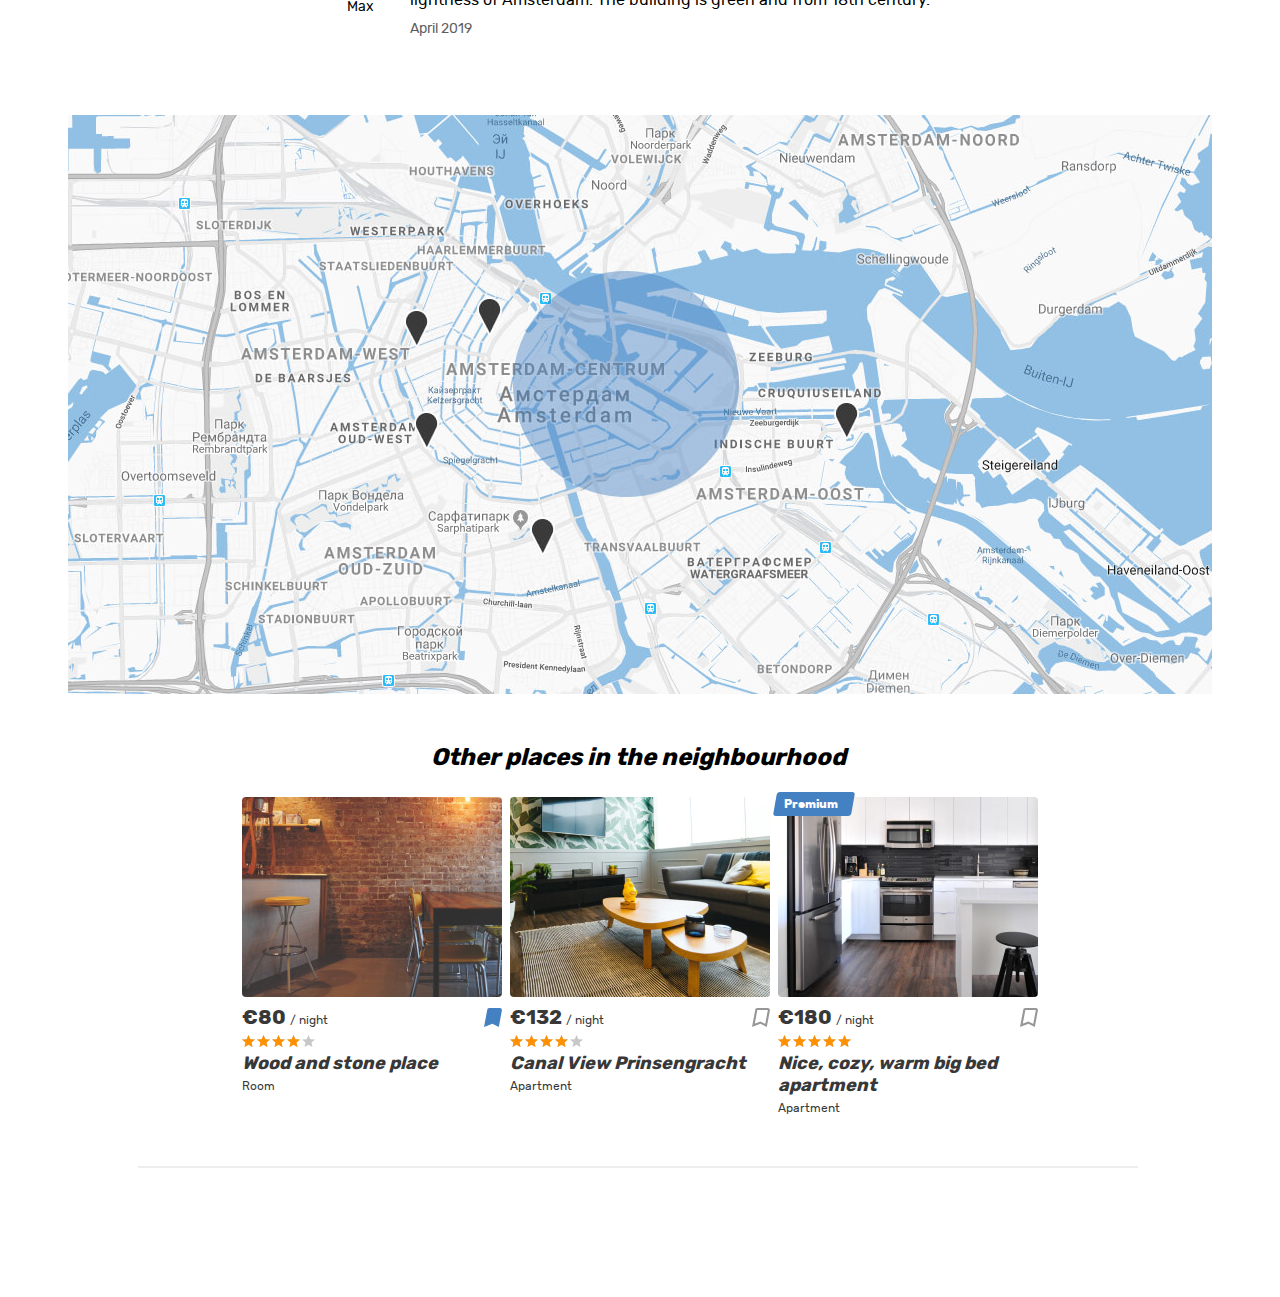
<file: markup/offer-not-logged.html>
<!DOCTYPE html>
<html lang="en">
  <head>
    <meta charset="utf-8">
    <meta http-equiv="X-UA-Compatible" content="IE=edge">
    <meta name="viewport" content="width=device-width, initial-scale=1.0">
    <title>6 cities: offer</title>
    <link rel="stylesheet" href="css/main.css">
  </head>

  <body>
    <div style="display: none">
      <!--
        Нет необходимости копировать данный блок в компоненты. Блок с `svg`-изображениями
        присутствует в разметке файла `index.html`.
      -->
      <svg xmlns="http://www.w3.org/2000/svg"><symbol id="icon-arrow-select" viewbox="0 0 7 4"><path fill-rule="evenodd" clip-rule="evenodd" d="M0 0l3.5 2.813L7 0v1.084L3.5 4 0 1.084V0z"></path></symbol><symbol id="icon-bookmark" viewbox="0 0 17 18"><path d="M3.993 2.185l.017-.092V2c0-.554.449-1 .99-1h10c.522 0 .957.41.997.923l-2.736 14.59-4.814-2.407-.39-.195-.408.153L1.31 16.44 3.993 2.185z"></path></symbol><symbol id="icon-star" viewbox="0 0 13 12"><path fill-rule="evenodd" clip-rule="evenodd" d="M6.5 9.644L10.517 12 9.451 7.56 13 4.573l-4.674-.386L6.5 0 4.673 4.187 0 4.573 3.549 7.56 2.483 12 6.5 9.644z"></path></symbol></svg>
    </div>

    <div class="page">
      <header class="header">
        <div class="container">
          <div class="header__wrapper">
            <div class="header__left">
              <a class="header__logo-link" href="main.html">
                <img class="header__logo" src="img/logo.svg" alt="6 cities logo" width="81" height="41">
              </a>
            </div>
            <nav class="header__nav">
              <ul class="header__nav-list">
                <li class="header__nav-item user">
                  <a class="header__nav-link header__nav-link--profile" href="#">
                    <div class="header__avatar-wrapper user__avatar-wrapper">
                    </div>
                    <span class="header__login">Sign in</span>
                  </a>
                </li>
              </ul>
            </nav>
          </div>
        </div>
      </header>

      <main class="page__main page__main--offer">
        <section class="offer">
          <div class="offer__gallery-container container">
            <div class="offer__gallery">
              <div class="offer__image-wrapper">
                <img class="offer__image" src="img/room.jpg" alt="Photo studio">
              </div>
              <div class="offer__image-wrapper">
                <img class="offer__image" src="img/apartment-01.jpg" alt="Photo studio">
              </div>
              <div class="offer__image-wrapper">
                <img class="offer__image" src="img/apartment-02.jpg" alt="Photo studio">
              </div>
              <div class="offer__image-wrapper">
                <img class="offer__image" src="img/apartment-03.jpg" alt="Photo studio">
              </div>
              <div class="offer__image-wrapper">
                <img class="offer__image" src="img/studio-01.jpg" alt="Photo studio">
              </div>
              <div class="offer__image-wrapper">
                <img class="offer__image" src="img/apartment-01.jpg" alt="Photo studio">
              </div>
            </div>
          </div>
          <div class="offer__container container">
            <div class="offer__wrapper">
              <div class="offer__mark">
                <span>Premium</span>
              </div>
              <div class="offer__name-wrapper">
                <h1 class="offer__name">
                  Beautiful &amp; luxurious studio at great location
                </h1>
                <button class="offer__bookmark-button button" type="button">
                  <svg class="offer__bookmark-icon" width="31" height="33">
                    <use xlink:href="#icon-bookmark"></use>
                  </svg>
                  <span class="visually-hidden">To bookmarks</span>
                </button>
              </div>
              <div class="offer__rating rating">
                <div class="offer__stars rating__stars">
                  <span style="width: 80%"></span>
                  <span class="visually-hidden">Rating</span>
                </div>
                <span class="offer__rating-value rating__value">4.8</span>
              </div>
              <ul class="offer__features">
                <li class="offer__feature offer__feature--entire">
                  Apartment
                </li>
                <li class="offer__feature offer__feature--bedrooms">
                  3 Bedrooms
                </li>
                <li class="offer__feature offer__feature--adults">
                  Max 4 adults
                </li>
              </ul>
              <div class="offer__price">
                <b class="offer__price-value">&euro;120</b>
                <span class="offer__price-text">&nbsp;night</span>
              </div>
              <div class="offer__inside">
                <h2 class="offer__inside-title">What&apos;s inside</h2>
                <ul class="offer__inside-list">
                  <li class="offer__inside-item">
                    Wi-Fi
                  </li>
                  <li class="offer__inside-item">
                    Washing machine
                  </li>
                  <li class="offer__inside-item">
                    Towels
                  </li>
                  <li class="offer__inside-item">
                    Heating
                  </li>
                  <li class="offer__inside-item">
                    Coffee machine
                  </li>
                  <li class="offer__inside-item">
                    Baby seat
                  </li>
                  <li class="offer__inside-item">
                    Kitchen
                  </li>
                  <li class="offer__inside-item">
                    Dishwasher
                  </li>
                  <li class="offer__inside-item">
                    Cabel TV
                  </li>
                  <li class="offer__inside-item">
                    Fridge
                  </li>
                </ul>
              </div>
              <div class="offer__host">
                <h2 class="offer__host-title">Meet the host</h2>
                <div class="offer__host-user user">
                  <div class="offer__avatar-wrapper offer__avatar-wrapper--pro user__avatar-wrapper">
                    <img class="offer__avatar user__avatar" src="img/avatar-angelina.jpg" width="74" height="74" alt="Host avatar">
                  </div>
                  <span class="offer__user-name">
                    Angelina
                  </span>
                  <span class="offer__user-status">
                    Pro
                  </span>
                </div>
                <div class="offer__description">
                  <p class="offer__text">
                    A quiet cozy and picturesque that hides behind a a river by the unique lightness of Amsterdam. The building is green and from 18th century.
                  </p>
                  <p class="offer__text">
                    An independent House, strategically located between Rembrand Square and National Opera, but where the bustle of the city comes to rest in this alley flowery and colorful.
                  </p>
                </div>
              </div>
              <section class="offer__reviews reviews">
                <h2 class="reviews__title">Reviews &middot; <span class="reviews__amount">1</span></h2>
                <ul class="reviews__list">
                  <li class="reviews__item">
                    <div class="reviews__user user">
                      <div class="reviews__avatar-wrapper user__avatar-wrapper">
                        <img class="reviews__avatar user__avatar" src="img/avatar-max.jpg" width="54" height="54" alt="Reviews avatar">
                      </div>
                      <span class="reviews__user-name">
                        Max
                      </span>
                    </div>
                    <div class="reviews__info">
                      <div class="reviews__rating rating">
                        <div class="reviews__stars rating__stars">
                          <span style="width: 80%"></span>
                          <span class="visually-hidden">Rating</span>
                        </div>
                      </div>
                      <p class="reviews__text">
                        A quiet cozy and picturesque that hides behind a a river by the unique lightness of Amsterdam. The building is green and from 18th century.
                      </p>
                      <time class="reviews__time" datetime="2019-04-24">April 2019</time>
                    </div>
                  </li>
                </ul>
              </section>
            </div>
          </div>
          <section class="offer__map map"></section>
        </section>
        <div class="container">
          <section class="near-places places">
            <h2 class="near-places__title">Other places in the neighbourhood</h2>
            <div class="near-places__list places__list">
              <article class="near-places__card place-card">
                <div class="near-places__image-wrapper place-card__image-wrapper">
                  <a href="#">
                    <img class="place-card__image" src="img/room.jpg" width="260" height="200" alt="Place image">
                  </a>
                </div>
                <div class="place-card__info">
                  <div class="place-card__price-wrapper">
                    <div class="place-card__price">
                      <b class="place-card__price-value">&euro;80</b>
                      <span class="place-card__price-text">&#47;&nbsp;night</span>
                    </div>
                    <button class="place-card__bookmark-button place-card__bookmark-button--active button" type="button">
                      <svg class="place-card__bookmark-icon" width="18" height="19">
                        <use xlink:href="#icon-bookmark"></use>
                      </svg>
                      <span class="visually-hidden">In bookmarks</span>
                    </button>
                  </div>
                  <div class="place-card__rating rating">
                    <div class="place-card__stars rating__stars">
                      <span style="width: 80%"></span>
                      <span class="visually-hidden">Rating</span>
                    </div>
                  </div>
                  <h2 class="place-card__name">
                    <a href="#">Wood and stone place</a>
                  </h2>
                  <p class="place-card__type">Room</p>
                </div>
              </article>

              <article class="near-places__card place-card">
                <div class="near-places__image-wrapper place-card__image-wrapper">
                  <a href="#">
                    <img class="place-card__image" src="img/apartment-02.jpg" width="260" height="200" alt="Place image">
                  </a>
                </div>
                <div class="place-card__info">
                  <div class="place-card__price-wrapper">
                    <div class="place-card__price">
                      <b class="place-card__price-value">&euro;132</b>
                      <span class="place-card__price-text">&#47;&nbsp;night</span>
                    </div>
                    <button class="place-card__bookmark-button button" type="button">
                      <svg class="place-card__bookmark-icon" width="18" height="19">
                        <use xlink:href="#icon-bookmark"></use>
                      </svg>
                      <span class="visually-hidden">To bookmarks</span>
                    </button>
                  </div>
                  <div class="place-card__rating rating">
                    <div class="place-card__stars rating__stars">
                      <span style="width: 80%"></span>
                      <span class="visually-hidden">Rating</span>
                    </div>
                  </div>
                  <h2 class="place-card__name">
                    <a href="#">Canal View Prinsengracht</a>
                  </h2>
                  <p class="place-card__type">Apartment</p>
                </div>
              </article>

              <article class="near-places__card place-card">
                <div class="place-card__mark">
                  <span>Premium</span>
                </div>
                <div class="near-places__image-wrapper place-card__image-wrapper">
                  <a href="#">
                    <img class="place-card__image" src="img/apartment-03.jpg" width="260" height="200" alt="Place image">
                  </a>
                </div>
                <div class="place-card__info">
                  <div class="place-card__price-wrapper">
                    <div class="place-card__price">
                      <b class="place-card__price-value">&euro;180</b>
                      <span class="place-card__price-text">&#47;&nbsp;night</span>
                    </div>
                    <button class="place-card__bookmark-button button" type="button">
                      <svg class="place-card__bookmark-icon" width="18" height="19">
                        <use xlink:href="#icon-bookmark"></use>
                      </svg>
                      <span class="visually-hidden">To bookmarks</span>
                    </button>
                  </div>
                  <div class="place-card__rating rating">
                    <div class="place-card__stars rating__stars">
                      <span style="width: 100%"></span>
                      <span class="visually-hidden">Rating</span>
                    </div>
                  </div>
                  <h2 class="place-card__name">
                    <a href="#">Nice, cozy, warm big bed apartment</a>
                  </h2>
                  <p class="place-card__type">Apartment</p>
                </div>
              </article>
            </div>
          </section>
        </div>
      </main>
    </div>
  </body>
</html>
</file>
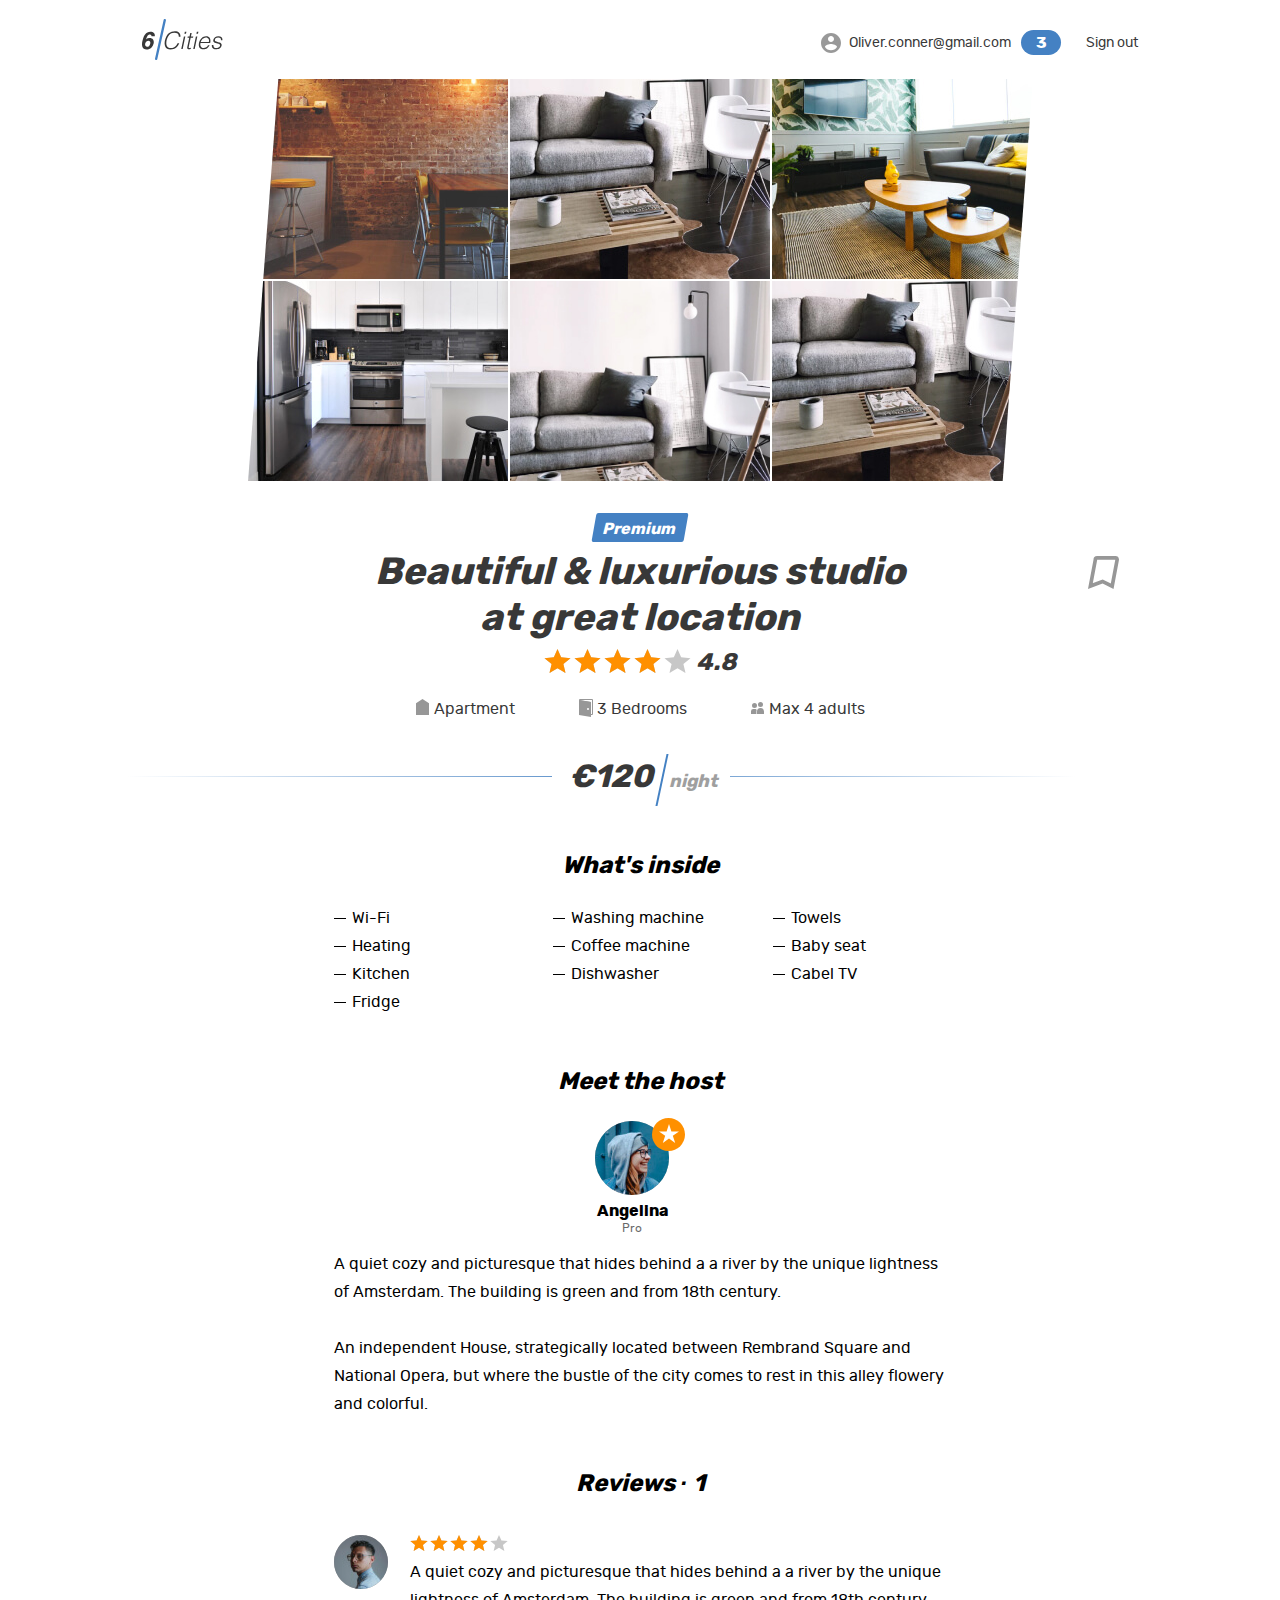
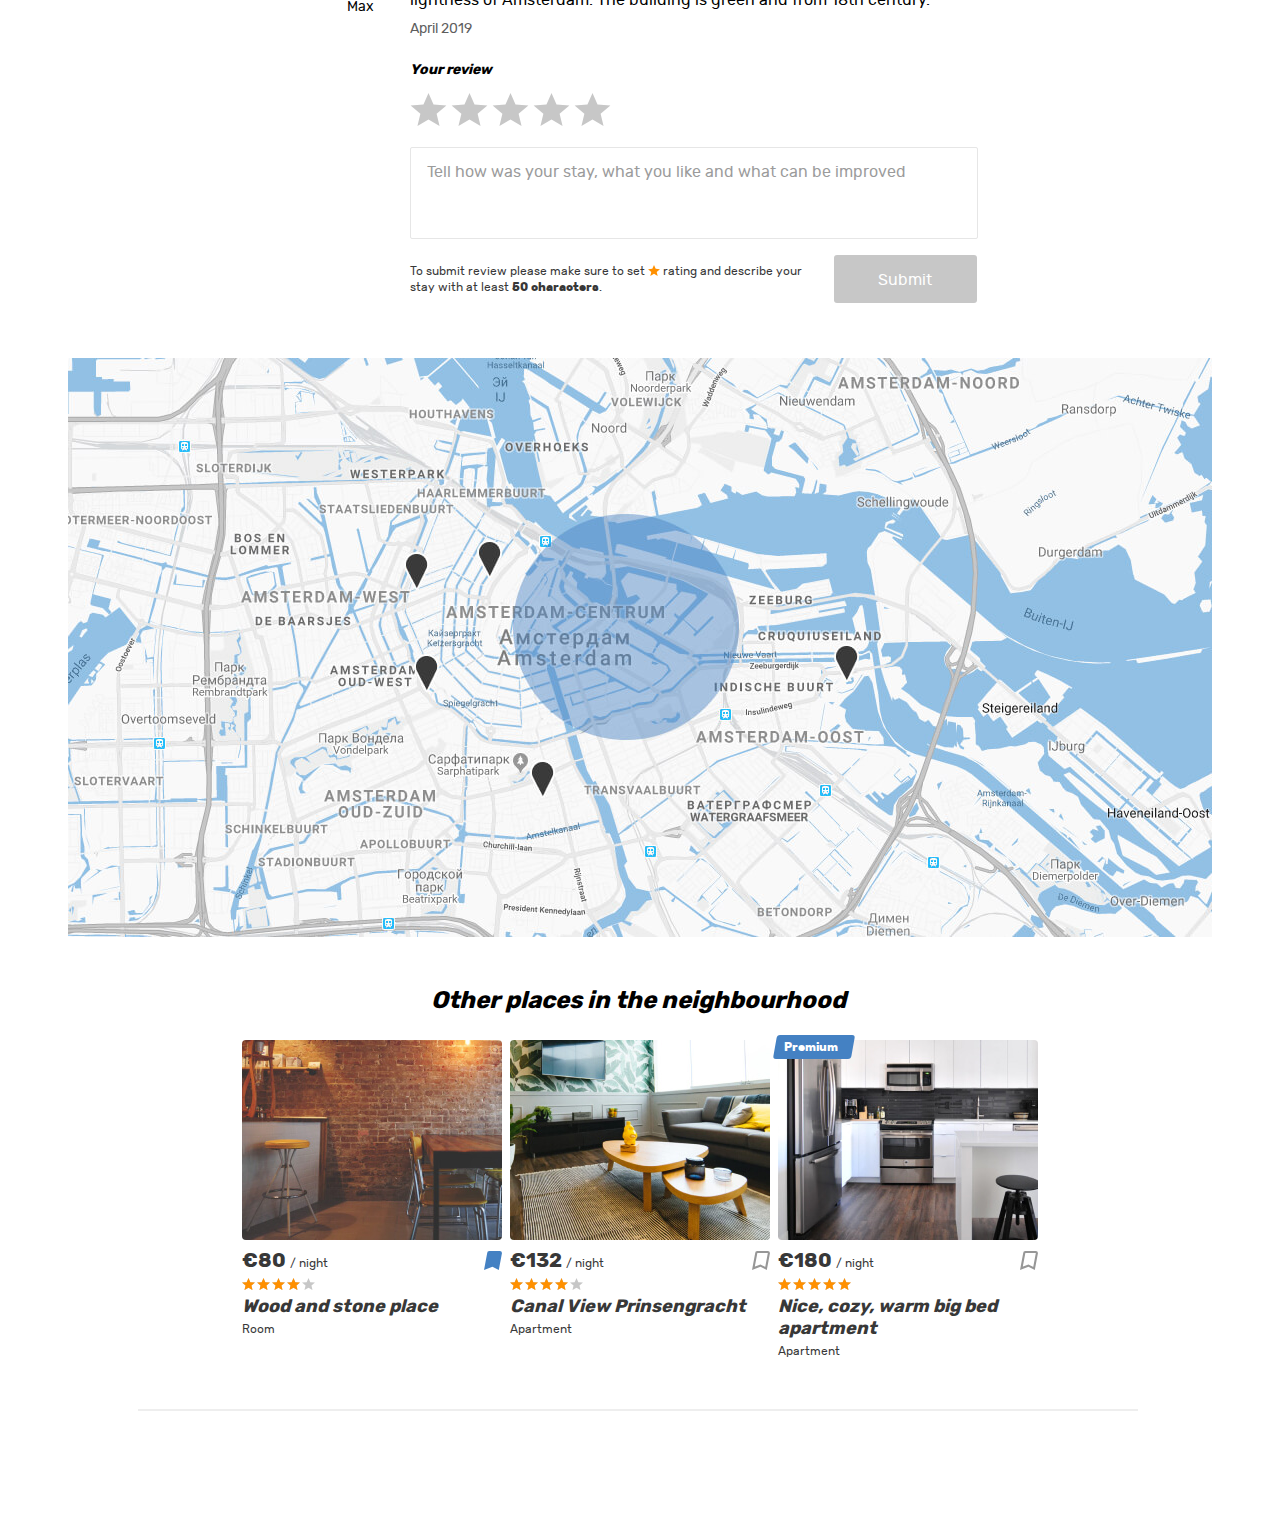
<file: markup/offer.html>
<!DOCTYPE html>
<html lang="en">
  <head>
    <meta charset="utf-8">
    <meta http-equiv="X-UA-Compatible" content="IE=edge">
    <meta name="viewport" content="width=device-width, initial-scale=1.0">
    <title>6 cities: offer</title>
    <link rel="stylesheet" href="css/main.css">
  </head>

  <body>
    <div style="display: none">
      <!--
        Нет необходимости копировать данный блок в компоненты. Блок с `svg`-изображениями
        присутствует в разметке файла `index.html`.
      -->
      <svg xmlns="http://www.w3.org/2000/svg"><symbol id="icon-arrow-select" viewbox="0 0 7 4"><path fill-rule="evenodd" clip-rule="evenodd" d="M0 0l3.5 2.813L7 0v1.084L3.5 4 0 1.084V0z"></path></symbol><symbol id="icon-bookmark" viewbox="0 0 17 18"><path d="M3.993 2.185l.017-.092V2c0-.554.449-1 .99-1h10c.522 0 .957.41.997.923l-2.736 14.59-4.814-2.407-.39-.195-.408.153L1.31 16.44 3.993 2.185z"></path></symbol><symbol id="icon-star" viewbox="0 0 13 12"><path fill-rule="evenodd" clip-rule="evenodd" d="M6.5 9.644L10.517 12 9.451 7.56 13 4.573l-4.674-.386L6.5 0 4.673 4.187 0 4.573 3.549 7.56 2.483 12 6.5 9.644z"></path></symbol></svg>
    </div>

    <div class="page">
      <header class="header">
        <div class="container">
          <div class="header__wrapper">
            <div class="header__left">
              <a class="header__logo-link" href="main.html">
                <img class="header__logo" src="img/logo.svg" alt="6 cities logo" width="81" height="41">
              </a>
            </div>
            <nav class="header__nav">
              <ul class="header__nav-list">
                <li class="header__nav-item user">
                  <a class="header__nav-link header__nav-link--profile" href="#">
                    <div class="header__avatar-wrapper user__avatar-wrapper">
                    </div>
                    <span class="header__user-name user__name">Oliver.conner@gmail.com</span>
                    <span class="header__favorite-count">3</span>
                  </a>
                </li>
                <li class="header__nav-item">
                  <a class="header__nav-link" href="#">
                    <span class="header__signout">Sign out</span>
                  </a>
                </li>
              </ul>
            </nav>
          </div>
        </div>
      </header>

      <main class="page__main page__main--offer">
        <section class="offer">
          <div class="offer__gallery-container container">
            <div class="offer__gallery">
              <div class="offer__image-wrapper">
                <img class="offer__image" src="img/room.jpg" alt="Photo studio">
              </div>
              <div class="offer__image-wrapper">
                <img class="offer__image" src="img/apartment-01.jpg" alt="Photo studio">
              </div>
              <div class="offer__image-wrapper">
                <img class="offer__image" src="img/apartment-02.jpg" alt="Photo studio">
              </div>
              <div class="offer__image-wrapper">
                <img class="offer__image" src="img/apartment-03.jpg" alt="Photo studio">
              </div>
              <div class="offer__image-wrapper">
                <img class="offer__image" src="img/studio-01.jpg" alt="Photo studio">
              </div>
              <div class="offer__image-wrapper">
                <img class="offer__image" src="img/apartment-01.jpg" alt="Photo studio">
              </div>
            </div>
          </div>
          <div class="offer__container container">
            <div class="offer__wrapper">
              <div class="offer__mark">
                <span>Premium</span>
              </div>
              <div class="offer__name-wrapper">
                <h1 class="offer__name">
                  Beautiful &amp; luxurious studio at great location
                </h1>
                <button class="offer__bookmark-button button" type="button">
                  <svg class="offer__bookmark-icon" width="31" height="33">
                    <use xlink:href="#icon-bookmark"></use>
                  </svg>
                  <span class="visually-hidden">To bookmarks</span>
                </button>
              </div>
              <div class="offer__rating rating">
                <div class="offer__stars rating__stars">
                  <span style="width: 80%"></span>
                  <span class="visually-hidden">Rating</span>
                </div>
                <span class="offer__rating-value rating__value">4.8</span>
              </div>
              <ul class="offer__features">
                <li class="offer__feature offer__feature--entire">
                  Apartment
                </li>
                <li class="offer__feature offer__feature--bedrooms">
                  3 Bedrooms
                </li>
                <li class="offer__feature offer__feature--adults">
                  Max 4 adults
                </li>
              </ul>
              <div class="offer__price">
                <b class="offer__price-value">&euro;120</b>
                <span class="offer__price-text">&nbsp;night</span>
              </div>
              <div class="offer__inside">
                <h2 class="offer__inside-title">What&apos;s inside</h2>
                <ul class="offer__inside-list">
                  <li class="offer__inside-item">
                    Wi-Fi
                  </li>
                  <li class="offer__inside-item">
                    Washing machine
                  </li>
                  <li class="offer__inside-item">
                    Towels
                  </li>
                  <li class="offer__inside-item">
                    Heating
                  </li>
                  <li class="offer__inside-item">
                    Coffee machine
                  </li>
                  <li class="offer__inside-item">
                    Baby seat
                  </li>
                  <li class="offer__inside-item">
                    Kitchen
                  </li>
                  <li class="offer__inside-item">
                    Dishwasher
                  </li>
                  <li class="offer__inside-item">
                    Cabel TV
                  </li>
                  <li class="offer__inside-item">
                    Fridge
                  </li>
                </ul>
              </div>
              <div class="offer__host">
                <h2 class="offer__host-title">Meet the host</h2>
                <div class="offer__host-user user">
                  <div class="offer__avatar-wrapper offer__avatar-wrapper--pro user__avatar-wrapper">
                    <img class="offer__avatar user__avatar" src="img/avatar-angelina.jpg" width="74" height="74" alt="Host avatar">
                  </div>
                  <span class="offer__user-name">
                    Angelina
                  </span>
                  <span class="offer__user-status">
                    Pro
                  </span>
                </div>
                <div class="offer__description">
                  <p class="offer__text">
                    A quiet cozy and picturesque that hides behind a a river by the unique lightness of Amsterdam. The building is green and from 18th century.
                  </p>
                  <p class="offer__text">
                    An independent House, strategically located between Rembrand Square and National Opera, but where the bustle of the city comes to rest in this alley flowery and colorful.
                  </p>
                </div>
              </div>
              <section class="offer__reviews reviews">
                <h2 class="reviews__title">Reviews &middot; <span class="reviews__amount">1</span></h2>
                <ul class="reviews__list">
                  <li class="reviews__item">
                    <div class="reviews__user user">
                      <div class="reviews__avatar-wrapper user__avatar-wrapper">
                        <img class="reviews__avatar user__avatar" src="img/avatar-max.jpg" width="54" height="54" alt="Reviews avatar">
                      </div>
                      <span class="reviews__user-name">
                        Max
                      </span>
                    </div>
                    <div class="reviews__info">
                      <div class="reviews__rating rating">
                        <div class="reviews__stars rating__stars">
                          <span style="width: 80%"></span>
                          <span class="visually-hidden">Rating</span>
                        </div>
                      </div>
                      <p class="reviews__text">
                        A quiet cozy and picturesque that hides behind a a river by the unique lightness of Amsterdam. The building is green and from 18th century.
                      </p>
                      <time class="reviews__time" datetime="2019-04-24">April 2019</time>
                    </div>
                  </li>
                </ul>
                <form class="reviews__form form" action="#" method="post">
                  <label class="reviews__label form__label" for="review">Your review</label>
                  <div class="reviews__rating-form form__rating">
                    <input class="form__rating-input visually-hidden" name="rating" value="5" id="5-stars" type="radio">
                    <label for="5-stars" class="reviews__rating-label form__rating-label" title="perfect">
                      <svg class="form__star-image" width="37" height="33">
                        <use xlink:href="#icon-star"></use>
                      </svg>
                    </label>

                    <input class="form__rating-input visually-hidden" name="rating" value="4" id="4-stars" type="radio">
                    <label for="4-stars" class="reviews__rating-label form__rating-label" title="good">
                      <svg class="form__star-image" width="37" height="33">
                        <use xlink:href="#icon-star"></use>
                      </svg>
                    </label>

                    <input class="form__rating-input visually-hidden" name="rating" value="3" id="3-stars" type="radio">
                    <label for="3-stars" class="reviews__rating-label form__rating-label" title="not bad">
                      <svg class="form__star-image" width="37" height="33">
                        <use xlink:href="#icon-star"></use>
                      </svg>
                    </label>

                    <input class="form__rating-input visually-hidden" name="rating" value="2" id="2-stars" type="radio">
                    <label for="2-stars" class="reviews__rating-label form__rating-label" title="badly">
                      <svg class="form__star-image" width="37" height="33">
                        <use xlink:href="#icon-star"></use>
                      </svg>
                    </label>

                    <input class="form__rating-input visually-hidden" name="rating" value="1" id="1-star" type="radio">
                    <label for="1-star" class="reviews__rating-label form__rating-label" title="terribly">
                      <svg class="form__star-image" width="37" height="33">
                        <use xlink:href="#icon-star"></use>
                      </svg>
                    </label>
                  </div>
                  <textarea class="reviews__textarea form__textarea" id="review" name="review" placeholder="Tell how was your stay, what you like and what can be improved"></textarea>
                  <div class="reviews__button-wrapper">
                    <p class="reviews__help">
                      To submit review please make sure to set <span class="reviews__star">rating</span> and describe your stay with at least <b class="reviews__text-amount">50 characters</b>.
                    </p>
                    <button class="reviews__submit form__submit button" type="submit" disabled="">Submit</button>
                  </div>
                </form>
              </section>
            </div>
          </div>
          <section class="offer__map map"></section>
        </section>
        <div class="container">
          <section class="near-places places">
            <h2 class="near-places__title">Other places in the neighbourhood</h2>
            <div class="near-places__list places__list">
              <article class="near-places__card place-card">
                <div class="near-places__image-wrapper place-card__image-wrapper">
                  <a href="#">
                    <img class="place-card__image" src="img/room.jpg" width="260" height="200" alt="Place image">
                  </a>
                </div>
                <div class="place-card__info">
                  <div class="place-card__price-wrapper">
                    <div class="place-card__price">
                      <b class="place-card__price-value">&euro;80</b>
                      <span class="place-card__price-text">&#47;&nbsp;night</span>
                    </div>
                    <button class="place-card__bookmark-button place-card__bookmark-button--active button" type="button">
                      <svg class="place-card__bookmark-icon" width="18" height="19">
                        <use xlink:href="#icon-bookmark"></use>
                      </svg>
                      <span class="visually-hidden">In bookmarks</span>
                    </button>
                  </div>
                  <div class="place-card__rating rating">
                    <div class="place-card__stars rating__stars">
                      <span style="width: 80%"></span>
                      <span class="visually-hidden">Rating</span>
                    </div>
                  </div>
                  <h2 class="place-card__name">
                    <a href="#">Wood and stone place</a>
                  </h2>
                  <p class="place-card__type">Room</p>
                </div>
              </article>

              <article class="near-places__card place-card">
                <div class="near-places__image-wrapper place-card__image-wrapper">
                  <a href="#">
                    <img class="place-card__image" src="img/apartment-02.jpg" width="260" height="200" alt="Place image">
                  </a>
                </div>
                <div class="place-card__info">
                  <div class="place-card__price-wrapper">
                    <div class="place-card__price">
                      <b class="place-card__price-value">&euro;132</b>
                      <span class="place-card__price-text">&#47;&nbsp;night</span>
                    </div>
                    <button class="place-card__bookmark-button button" type="button">
                      <svg class="place-card__bookmark-icon" width="18" height="19">
                        <use xlink:href="#icon-bookmark"></use>
                      </svg>
                      <span class="visually-hidden">To bookmarks</span>
                    </button>
                  </div>
                  <div class="place-card__rating rating">
                    <div class="place-card__stars rating__stars">
                      <span style="width: 80%"></span>
                      <span class="visually-hidden">Rating</span>
                    </div>
                  </div>
                  <h2 class="place-card__name">
                    <a href="#">Canal View Prinsengracht</a>
                  </h2>
                  <p class="place-card__type">Apartment</p>
                </div>
              </article>

              <article class="near-places__card place-card">
                <div class="place-card__mark">
                  <span>Premium</span>
                </div>
                <div class="near-places__image-wrapper place-card__image-wrapper">
                  <a href="#">
                    <img class="place-card__image" src="img/apartment-03.jpg" width="260" height="200" alt="Place image">
                  </a>
                </div>
                <div class="place-card__info">
                  <div class="place-card__price-wrapper">
                    <div class="place-card__price">
                      <b class="place-card__price-value">&euro;180</b>
                      <span class="place-card__price-text">&#47;&nbsp;night</span>
                    </div>
                    <button class="place-card__bookmark-button button" type="button">
                      <svg class="place-card__bookmark-icon" width="18" height="19">
                        <use xlink:href="#icon-bookmark"></use>
                      </svg>
                      <span class="visually-hidden">To bookmarks</span>
                    </button>
                  </div>
                  <div class="place-card__rating rating">
                    <div class="place-card__stars rating__stars">
                      <span style="width: 100%"></span>
                      <span class="visually-hidden">Rating</span>
                    </div>
                  </div>
                  <h2 class="place-card__name">
                    <a href="#">Nice, cozy, warm big bed apartment</a>
                  </h2>
                  <p class="place-card__type">Apartment</p>
                </div>
              </article>
            </div>
          </section>
        </div>
      </main>
    </div>
  </body>
</html>
</file>
<file: markup/css/main.css>
/*! normalize.css v8.0.1 | MIT License | github.com/necolas/normalize.css */html{line-height:1.15;-webkit-text-size-adjust:100%}body{margin:0}main{display:block}h1{font-size:2em;margin:.67em 0}hr{-webkit-box-sizing:content-box;box-sizing:content-box;height:0;overflow:visible}pre{font-family:monospace,monospace;font-size:1em}a{background-color:transparent}abbr[title]{border-bottom:none;text-decoration:underline;-webkit-text-decoration:underline dotted;text-decoration:underline dotted}b,strong{font-weight:bolder}code,kbd,samp{font-family:monospace,monospace;font-size:1em}small{font-size:80%}sub,sup{font-size:75%;line-height:0;position:relative;vertical-align:baseline}sub{bottom:-.25em}sup{top:-.5em}img{border-style:none}button,input,optgroup,select,textarea{font-family:inherit;font-size:100%;line-height:1.15;margin:0}button,input{overflow:visible}button,select{text-transform:none}[type=button],[type=reset],[type=submit],button{-webkit-appearance:button}[type=button]::-moz-focus-inner,[type=reset]::-moz-focus-inner,[type=submit]::-moz-focus-inner,button::-moz-focus-inner{border-style:none;padding:0}[type=button]:-moz-focusring,[type=reset]:-moz-focusring,[type=submit]:-moz-focusring,button:-moz-focusring{outline:1px dotted ButtonText}fieldset{padding:.35em .75em .625em}legend{-webkit-box-sizing:border-box;box-sizing:border-box;color:inherit;display:table;max-width:100%;padding:0;white-space:normal}progress{vertical-align:baseline}textarea{overflow:auto}[type=checkbox],[type=radio]{-webkit-box-sizing:border-box;box-sizing:border-box;padding:0}[type=number]::-webkit-inner-spin-button,[type=number]::-webkit-outer-spin-button{height:auto}[type=search]{-webkit-appearance:textfield;outline-offset:-2px}[type=search]::-webkit-search-decoration{-webkit-appearance:none}::-webkit-file-upload-button{-webkit-appearance:button;font:inherit}details{display:block}summary{display:list-item}template{display:none}[hidden]{display:none}@font-face{font-family:rubik;font-style:normal;font-weight:300;src:url(../fonts/rubik-light.woff2) format("woff2"),url(../fonts/rubik-light.woff) format("woff"),url(../fonts/rubik-light.ttf) format("truetype");font-display:swap}@font-face{font-family:rubik;font-style:normal;font-weight:400;src:url(../fonts/rubik-regular.woff2) format("woff2"),url(../fonts/rubik-regular.woff) format("woff"),url(../fonts/rubik-regular.ttf) format("truetype");font-display:swap}@font-face{font-family:rubik;font-style:normal;font-weight:500;src:url(../fonts/rubik-medium.woff2) format("woff2"),url(../fonts/rubik-medium.woff) format("woff"),url(../fonts/rubik-medium.ttf) format("truetype");font-display:swap}@font-face{font-family:rubik;font-style:normal;font-weight:700;src:url(../fonts/rubik-bold.woff2) format("woff2"),url(../fonts/rubik-bold.woff) format("woff"),url(../fonts/rubik-bold.ttf) format("truetype");font-display:swap}body,html{width:100%;min-width:1144px;margin:0;padding:0;font-family:rubik,arial,sans-serif;font-weight:400;font-style:normal;font-size:16px;line-height:1.15;color:#383838;background-color:#f5f5f5;-webkit-font-smoothing:antialiased;font-smoothing:antialiased;-webkit-box-sizing:border-box;box-sizing:border-box}*,::after,::before{-webkit-box-sizing:inherit;box-sizing:inherit}a{color:inherit;text-decoration:none;-webkit-transition:color .3s,opacity .3s;transition:color .3s,opacity .3s;cursor:pointer;outline:0}textarea{resize:none}img{max-width:100%;height:auto}.visually-hidden{position:absolute;width:1px;height:1px;margin:-1px;border:0;padding:0;white-space:nowrap;-webkit-clip-path:inset(100%);clip-path:inset(100%);clip:rect(0 0 0 0);overflow:hidden}.container{width:1144px;margin-left:auto;margin-right:auto;padding-left:58px;padding-right:58px}.button{padding:0;background:0 0;border:none;text-decoration:none;cursor:pointer;display:inline-block;font:inherit;text-align:center;word-break:break-word;word-wrap:wrap;overflow-wrap:break-word;-webkit-transition:color .3s,background-color .3s;transition:color .3s,background-color .3s;outline:0}.page{background-color:#fff}.page--login{display:-webkit-box;display:-ms-flexbox;display:flex;-webkit-box-orient:vertical;-webkit-box-direction:normal;-ms-flex-direction:column;flex-direction:column;width:1144px;margin-left:auto;margin-right:auto;background-image:linear-gradient(to right,#f5f5f5 509px,transparent 509px),url(../img/amsterdam.jpg);background-position:top left,right top;height:100vh;background-size:auto,auto 100%;background-repeat:no-repeat,no-repeat;overflow:hidden}@media (-webkit-min-device-pixel-ratio:1.5),(min-resolution:144dpi),(min-resolution:1.5dppx){.page--login{background-image:linear-gradient(to right,#f5f5f5 509px,transparent 509px),url(../img/amsterdam@2x.jpg)}}@media (max-height:720px){.page--login{background-size:auto,auto 715px}}.page--favorites-empty{display:-webkit-box;display:-ms-flexbox;display:flex;-webkit-box-orient:vertical;-webkit-box-direction:normal;-ms-flex-direction:column;flex-direction:column;height:100vh}.page--main{display:-webkit-box;display:-ms-flexbox;display:flex;-webkit-box-orient:vertical;-webkit-box-direction:normal;-ms-flex-direction:column;flex-direction:column;height:100vh}.page--gray{background-color:#f5f5f5}.page__main--offer{padding-bottom:129px}.page__main--login{display:-webkit-box;display:-ms-flexbox;display:flex;-webkit-box-flex:1;-ms-flex-positive:1;flex-grow:1}.page__main--favorites{padding-top:11px}.page__main--favorites-empty{display:-webkit-box;display:-ms-flexbox;display:flex;-webkit-box-flex:1;-ms-flex-positive:1;flex-grow:1}.page__main--favorites-empty .page__favorites-container{display:-webkit-box;display:-ms-flexbox;display:flex}.page__main--index{display:-webkit-box;display:-ms-flexbox;display:flex;-webkit-box-flex:1;-ms-flex-positive:1;flex-grow:1;-webkit-box-orient:vertical;-webkit-box-direction:normal;-ms-flex-direction:column;flex-direction:column;overflow-y:hidden}.page__login-container{display:-webkit-box;display:-ms-flexbox;display:flex}.header__wrapper{display:-webkit-box;display:-ms-flexbox;display:flex;-webkit-box-align:start;-ms-flex-align:start;align-items:flex-start;padding:19px 16px 0}.header__left{display:-webkit-box;display:-ms-flexbox;display:flex;-ms-flex-wrap:wrap;flex-wrap:wrap;-ms-flex-negative:0;flex-shrink:0;margin-right:auto}.header__logo-link{margin-bottom:15px}.header__logo-link:not(.header__logo-link--active):focus,.header__logo-link:not(.header__logo-link--active):hover{opacity:.5}.header__nav{display:-webkit-box;display:-ms-flexbox;display:flex;-ms-flex-negative:0;flex-shrink:0;-ms-flex-wrap:wrap;flex-wrap:wrap;margin-top:11px;margin-left:30px}.header__nav-list{margin:0;padding:0;list-style:none;display:-webkit-box;display:-ms-flexbox;display:flex;-ms-flex-wrap:wrap;flex-wrap:wrap;-webkit-box-align:start;-ms-flex-align:start;align-items:flex-start}.header__nav-item{display:-webkit-box;display:-ms-flexbox;display:flex;min-height:25px;margin-bottom:15px}.header__nav-item:not(:last-child){margin-right:15px}.header__nav-link{display:-webkit-box;display:-ms-flexbox;display:flex;position:relative;-webkit-box-align:center;-ms-flex-align:center;align-items:center;font-size:14px;line-height:1.2143;-webkit-transition:text-shadow .3s;transition:text-shadow .3s}.header__nav-link:focus,.header__nav-link:hover{text-shadow:.5px 0 0,-.5px 0 0}.header__avatar-wrapper{width:20px;height:20px;margin-right:8px}.header__login{padding-top:2px;padding-right:8px}.header__signout,.header__user-name{padding-top:2px}.header__favorite-count{display:inline-block;min-width:40px;height:25px;margin:0 10px;padding:5px;font-size:16px;font-weight:600;line-height:16px;text-align:center;color:#fff;background:#4481c3;border-radius:15px}.user__avatar-wrapper{background-image:url(../img/avatar.svg);background-size:100%;background-repeat:no-repeat}.user__avatar{border-radius:50%}.rating__stars{position:relative;display:block;font-size:0}.rating__stars::before{content:"";display:inline-block;height:100%;background:url(../img/stars.svg) transparent no-repeat center}.rating__stars span{position:absolute;top:0;left:0;display:inline-block;height:100%;overflow:hidden}.rating__stars span::before{content:"";display:inline-block;height:100%;background:url(../img/stars-active.svg) transparent no-repeat center}.cities{display:-webkit-box;display:-ms-flexbox;display:flex;-webkit-box-flex:1;-ms-flex-positive:1;flex-grow:1;background-color:#fff;overflow-y:hidden}.cities__places-container{display:-webkit-box;display:-ms-flexbox;display:flex;padding-right:0}.cities__places-container--empty{padding-right:0}.cities__no-places{position:relative;width:498px;padding-left:18px}.cities__no-places::after{content:"";position:absolute;width:12.06vh;min-width:100px;max-width:120px;height:100%;bottom:0;right:-48px;background-color:#fff;border-right:6px solid #4481c3;-webkit-transform:skew(-6.5deg);transform:skew(-6.5deg)}.cities__places{width:572px;margin-top:2px;margin-right:2px;padding-top:29px;padding-bottom:7px;padding-left:9px;overflow-y:auto}.cities__places-list{display:-webkit-box;display:-ms-flexbox;display:flex;-ms-flex-wrap:wrap;flex-wrap:wrap;margin-left:-8px;padding-left:5px}.cities__card{width:260px;margin-left:8px;margin-bottom:24px}.page__main--index-empty .cities__right-section{background-image:url(../img/no-places@2x.png);background-size:auto 119%;background-repeat:no-repeat;background-position:right 100%}@media (-webkit-min-device-pixel-ratio:1.5),(min-resolution:144dpi),(min-resolution:1.5dppx){.page__main--index-empty .cities__right-section{background-image:url(../img/no-places@2x.png)}}@media (max-height:780px){.page__main--index-empty .cities__right-section{background-position:right center;background-size:100% auto}}.cities__right-section{display:-webkit-box;display:-ms-flexbox;display:flex;-webkit-box-flex:1;-ms-flex-positive:1;flex-grow:1}.cities__map{width:100%;-ms-flex-item-align:stretch;align-self:stretch;background-image:url(../img/map.jpg);background-size:682px auto;background-repeat:no-repeat;background-position:-170px center}@media (-webkit-min-device-pixel-ratio:1.5),(min-resolution:144dpi),(min-resolution:1.5dppx){.cities__map{background-image:url(../img/map@2x.jpg);background-size:682px 794px}}@media (min-height:980px){.cities__map{background-size:cover}}.cities__status-wrapper{position:relative;z-index:1;width:auto;margin-top:25.4vh;margin-right:auto;margin-left:auto;padding-top:62px;text-align:center;background-image:url(../img/ico-no-results.svg);background-size:45px 47px;background-position:center top;background-repeat:no-repeat}.cities__status{display:block;margin-bottom:5px;font-size:32px;line-height:1.1875}.cities__status-description{margin-top:0;margin-bottom:0;padding:0 45px;font-size:16px;line-height:1.5}.locations--login{display:-webkit-box;display:-ms-flexbox;display:flex;-webkit-box-pack:center;-ms-flex-pack:center;justify-content:center;-webkit-box-align:center;-ms-flex-align:center;align-items:center;-webkit-box-flex:1;-ms-flex-positive:1;flex-grow:1;padding:0 51px 63px 130px}.locations--login .locations__item-link{padding:9px 21px 6px 16px;-webkit-backface-visibility:hidden;backface-visibility:hidden}.locations--current .locations__item{margin:0}.locations--current .locations__item-link{color:#fff;background-color:#4481c3;text-shadow:1px 0 0,.5px 0 0,-1px 0 0}.locations__list{margin:0;padding:0;list-style:none;display:-webkit-box;display:-ms-flexbox;display:flex;-ms-flex-wrap:wrap;flex-wrap:wrap;-webkit-box-align:start;-ms-flex-align:start;align-items:flex-start;padding:16px 3px 33px}.locations__item{display:block;margin-right:36px;margin-bottom:19px}.favorites__locations .locations__item-link{min-width:137px;padding:9px 14px 6px 15px;text-align:center;letter-spacing:.9px}.locations__item-link{display:block;padding:9px 21px 6px 11px;font-size:19px;line-height:1.211;font-weight:300;font-style:oblique;-webkit-transform:skew(-15deg);transform:skew(-15deg);border-radius:3px;-webkit-transition:background .3s,color .3s,text-shadow .3s;transition:background .3s,color .3s,text-shadow .3s}.locations__item-link span{display:block;-webkit-transform:skew(15deg);transform:skew(15deg)}.locations__item-link:focus,.locations__item-link:hover{text-shadow:1px 0 0,.5px 0 0,-1px 0 0}.locations__item-link.tabs__item--active{text-shadow:1px 0 0,.5px 0 0,-1px 0 0;color:#fff;background-color:#4481c3}.places__found{display:block;margin-bottom:22px;padding-left:2px;font-size:24px;line-height:1.167;font-weight:700;font-style:oblique}.places__sorting{position:relative;margin-bottom:33px;padding-left:5px}.places__sorting-arrow{position:absolute;top:55%;-webkit-transform:translateY(-50%);transform:translateY(-50%);right:0;fill:#0d0d0d}.places__options{margin:0;padding:0;list-style:none;background-color:#fff;border:1px solid #dfdfdf;border-radius:4px}.places__options--custom{position:absolute;top:calc(100% + 1px);left:52px;z-index:1;display:none}.places__options--opened{display:block}.places__option{min-width:170px;padding:14px 16px 10px;font-size:14px;line-height:1.2143;-webkit-transition:background .3s;transition:background .3s;outline:0;cursor:pointer}.places__option--active,.places__option:focus,.places__option:hover{background-color:#f2f2f2}.places__option:selected{background-color:#f2f2f2}.places__sorting-caption{font-size:12px;line-height:1.167;font-weight:700}.places__sorting-type{position:relative;display:inline-block;padding-right:12px;font-size:12px;line-height:1.167;cursor:pointer}.place-card{position:relative}.place-card:hover{opacity:.6}.place-card__image-wrapper{margin-bottom:9px}.place-card__image{display:block;border-radius:4px}.place-card__info{-webkit-box-flex:1;-ms-flex-positive:1;flex-grow:1}.place-card__price-wrapper{display:-webkit-box;display:-ms-flexbox;display:flex;-webkit-box-align:start;-ms-flex-align:start;align-items:flex-start;-webkit-box-pack:justify;-ms-flex-pack:justify;justify-content:space-between;margin-bottom:5px}.place-card__price{margin-right:20px}.favorites__card .place-card__bookmark-button{margin-top:0;-webkit-transform:skew(10deg);transform:skew(10deg)}.place-card__bookmark-button{-ms-flex-negative:0;flex-shrink:0;width:18px;height:19px;margin-top:2px}.place-card__bookmark-button:focus .place-card__bookmark-icon,.place-card__bookmark-button:hover .place-card__bookmark-icon{stroke:#4481c3}.place-card__bookmark-button--active .place-card__bookmark-icon{stroke:#4481c3;fill:#4481c3}.place-card__bookmark-icon{fill:none;stroke:#979797;stroke-width:2;-webkit-transition:fill .3s,stroke .3s;transition:fill .3s,stroke .3s}.place-card__price-value{font-size:20px;line-height:1.2;font-weight:700}.place-card__price-text{font-size:12px;line-height:1.1667}.place-card__rating{margin-bottom:6px}.place-card__stars{width:73px;height:12px}.place-card__stars::before{width:73px;background-size:73px 12px}.place-card__stars span{width:0%}.place-card__stars span::before{width:73px;background-size:73px 12px}.place-card__name{margin-top:0;margin-bottom:4px;font-size:18px;line-height:1.223;font-weight:700;font-style:oblique}.place-card__name a{display:inline-block}.place-card__name a:focus,.place-card__name a:hover{opacity:.7}.place-card__type{margin-top:0;margin-bottom:0;font-size:12px;line-height:1.1667}.place-card__mark{position:absolute;top:-5px;left:-3px;padding:5px 15px 5px 9px;font-size:12px;line-height:1.1667;font-weight:700;color:#fff;background-color:#4481c3;-webkit-transform:skew(-10deg);transform:skew(-10deg);border-radius:3px}.place-card__mark span{display:block;-webkit-transform:skew(10deg);transform:skew(10deg)}.offer__gallery-container{padding-left:52px;padding-right:52px}.offer__gallery{position:relative;display:-webkit-box;display:-ms-flexbox;display:flex;-webkit-box-align:start;-ms-flex-align:start;align-items:flex-start;-ms-flex-wrap:wrap;flex-wrap:wrap;-webkit-box-pack:center;-ms-flex-pack:center;justify-content:center;width:785px;margin-right:auto;margin-left:auto;max-height:452px;margin-bottom:30px;overflow:hidden}.offer__gallery::before{content:"";position:absolute;top:-1px;left:0;width:34px;height:100%;background-image:url(../img/triangle.svg);background-repeat:no-repeat;background-size:34px 452px;-webkit-transform:rotate(180deg);transform:rotate(180deg)}.offer__gallery::after{content:"";position:absolute;top:-1px;right:0;width:34px;height:100%;background-image:url(../img/triangle.svg);background-repeat:no-repeat;background-size:34px 452px}.offer__image-wrapper{display:-webkit-box;display:-ms-flexbox;display:flex;-webkit-box-pack:center;-ms-flex-pack:center;justify-content:center;-webkit-box-align:center;-ms-flex-align:center;align-items:center;margin-bottom:2px;margin-right:2px;width:260px;height:200px;overflow:hidden}.offer__image-wrapper:nth-child(3n){margin-right:0}.offer__image{display:block;min-width:100%;min-height:100%;-webkit-box-flex:1;-ms-flex-positive:1;flex-grow:1}.offer__container{position:relative;overflow-x:hidden}.offer__wrapper{display:-webkit-box;display:-ms-flexbox;display:flex;-webkit-box-orient:vertical;-webkit-box-direction:normal;-ms-flex-direction:column;flex-direction:column;-webkit-box-align:center;-ms-flex-align:center;align-items:center;max-width:613px;margin-right:auto;margin-left:auto}.offer__mark{margin-bottom:8px;padding:7px 11px 3px 8px;font-size:16px;line-height:1.1875;font-weight:700;font-style:oblique;color:#fff;background-color:#4481c3;-webkit-transform:skew(-10deg);transform:skew(-10deg);border-radius:2px;background-color:#4481c3}.offer__mark span{display:block;-webkit-transform:skew(10deg);transform:skew(10deg)}.offer__name{margin-top:0;margin-bottom:7px;padding:0 28px;font-size:38px;line-height:1.21053;font-weight:700;font-style:oblique;text-align:center}.offer__bookmark-button{position:absolute;top:41px;right:93px;width:31px;height:33px;margin-top:2px}.offer__bookmark-button:focus .offer__bookmark-icon,.offer__bookmark-button:hover .offer__bookmark-icon{stroke:#4481c3}.offer__bookmark-button--active .offer__bookmark-icon{stroke:#4481c3;fill:#4481c3}.offer__bookmark-icon{fill:none;stroke:#979797;stroke-width:2;-webkit-transition:fill .3s,stroke .3s;transition:fill .3s,stroke .3s}.offer__rating{display:-webkit-box;display:-ms-flexbox;display:flex;-webkit-box-align:start;-ms-flex-align:start;align-items:flex-start;margin-bottom:24px}.offer__stars{width:147px;height:24px}.offer__stars::before{width:147px;background-size:147px 24px}.offer__stars span{width:0%}.offer__stars span::before{width:147px;background-size:147px 24px}.offer__rating-value{margin-left:5px;padding-top:2px;font-size:24px;line-height:1;font-weight:700;font-style:oblique}.offer__features{margin:0;padding:0;list-style:none;display:-webkit-box;display:-ms-flexbox;display:flex;margin-bottom:38px;margin-left:-64px}.offer__feature{margin-left:64px;padding-left:18px;font-size:16px;line-height:1.3;background-repeat:no-repeat}.offer__feature--entire{background-image:url(../img/ico-place.svg);background-size:13px 16px}.offer__feature--bedrooms{background-image:url(../img/ico-bedrooms.svg);background-size:14px 18px}.offer__feature--adults{background-image:url(../img/ico-adults.svg);background-size:13px 12px;background-position:left 3px}.offer__price{position:relative;margin-bottom:56px}.offer__price::before{content:"";position:absolute;top:18px;left:calc(100% + 12px);width:345px;height:1px;background-image:-webkit-gradient(linear,right top,left top,from(rgba(255,255,255,.01)),to(#7ca7d5));background-image:linear-gradient(to left,rgba(255,255,255,.01),#7ca7d5)}.offer__price::after{content:"";position:absolute;top:18px;right:calc(100% + 11px);width:425px;height:1px;background-image:-webkit-gradient(linear,left top,right top,from(rgba(255,255,255,.01)),to(#6899ce));background-image:linear-gradient(to right,rgba(255,255,255,.01),#6899ce)}.offer__price-value{position:relative;padding-right:8px;padding-left:6px;font-size:32px;line-height:1.1875;font-weight:700;font-style:oblique}.offer__price-value::after{content:"";position:absolute;top:-7px;right:-2px;height:52px;width:2px;background-color:#4481c3;-webkit-transform:skew(-12deg);transform:skew(-12deg)}.offer__price-text{font-size:18px;line-height:1.223;font-weight:700;font-style:oblique;opacity:.48}.offer__inside{width:100%;margin-bottom:52px}.offer__inside-title{margin-top:0;margin-bottom:24px;font-size:24px;line-height:1.1667;font-weight:700;font-style:oblique;text-align:center;color:#000}.offer__inside-list{margin:0;padding:0;list-style:none;display:-webkit-box;display:-ms-flexbox;display:flex;-ms-flex-wrap:wrap;flex-wrap:wrap;-webkit-box-pack:justify;-ms-flex-pack:justify;justify-content:space-between;-webkit-box-align:start;-ms-flex-align:start;align-items:flex-start}.offer__inside-item{position:relative;width:100%;max-width:174px;padding-left:18px;font-size:16px;line-height:1.75;color:#000}.offer__inside-item::before{content:"";position:absolute;top:14px;left:0;width:12px;height:1px;background-color:#000}.offer__host-title{margin-top:0;margin-bottom:25px;font-size:24px;line-height:1.1667;font-weight:700;font-style:oblique;text-align:center;color:#000}.offer__host-user{display:-webkit-box;display:-ms-flexbox;display:flex;-webkit-box-orient:vertical;-webkit-box-direction:normal;-ms-flex-direction:column;flex-direction:column;-webkit-box-align:center;-ms-flex-align:center;align-items:center;margin-bottom:15px;padding-right:16px}.offer__avatar-wrapper{position:relative;width:74px;min-width:74px;height:74px;margin-bottom:7px}.offer__avatar-wrapper--pro::after{content:"";position:absolute;top:-3px;right:-16px;width:33px;height:33px;border-radius:50%;background-color:#ff9000;background-image:url(../img/star-white.svg);background-size:20px 19px;background-position:center 6px;background-repeat:no-repeat}.offer__user-name{font-size:16px;line-height:1.187;font-weight:700;color:#000}.offer__user-status{font-size:12px;line-height:1.167;color:#696969}.offer__description{margin-bottom:52px}.offer__text{margin-top:0;margin-bottom:28px;font-size:16px;line-height:1.75;color:#000}.offer__reviews{width:100%;margin-bottom:55px}.offer__map{width:100%;height:579px;margin-bottom:50px;background-image:url(../img/map-big.jpg);background-repeat:no-repeat;background-size:1144px auto;background-position:center top}@media (-webkit-min-device-pixel-ratio:1.5),(min-resolution:144dpi),(min-resolution:1.5dppx){.offer__map{background-image:url(../img/map-big@2x.jpg);background-size:1144px auto}}.reviews__title{margin-top:0;margin-bottom:37px;font-size:24px;line-height:1.1667;font-weight:700;font-style:oblique;color:#000;text-align:center}.reviews__avatar-wrapper{min-width:54px;width:54px;height:54px;margin-bottom:10px}.reviews__avatar{display:block}.reviews__user{display:-webkit-box;display:-ms-flexbox;display:flex;-webkit-box-orient:vertical;-webkit-box-direction:normal;-ms-flex-direction:column;flex-direction:column;-webkit-box-align:center;-ms-flex-align:center;align-items:center;max-width:54px;margin-right:22px}.reviews__user-name{font-size:14px;line-height:1.2143;color:#000;word-break:break-word;word-wrap:break-word;overflow-wrap:break-word}.reviews__list{margin:0;padding:0;list-style:none}.reviews__item{display:-webkit-box;display:-ms-flexbox;display:flex;-webkit-box-align:start;-ms-flex-align:start;align-items:flex-start;margin-bottom:22px}.reviews__text{margin-top:0;margin-bottom:5px;font-size:16px;line-height:1.75;color:#000}.reviews__rating{margin-bottom:7px}.reviews__stars{width:98px;height:16px}.reviews__stars::before{width:98px;background-size:98px 16px}.reviews__stars span{width:0%}.reviews__stars span::before{width:98px;background-size:98px 16px}.reviews__time{font-size:14px;line-height:1;color:#5d5d5d}.reviews__form{margin-right:-30px;padding-left:76px}.reviews__label{display:inline-block;margin-bottom:14px;font-size:14px;line-height:1.2143;font-weight:700;font-style:oblique;color:#000}.reviews__textarea{width:568px;height:92px;margin-bottom:12px;padding:15px 16px}.reviews__rating-form{margin-bottom:21px}.reviews__button-wrapper{display:-webkit-box;display:-ms-flexbox;display:flex;-webkit-box-align:start;-ms-flex-align:start;align-items:flex-start;-webkit-box-pack:justify;-ms-flex-pack:justify;justify-content:space-between}.reviews__help{width:402px;margin-top:8px;margin-bottom:0;font-size:12px;line-height:1.334}.reviews__star{padding-left:15px;background-image:url(../img/star-active.svg);background-size:12px 11px;background-repeat:no-repeat}.reviews__text-amount{font-weight:700}.reviews__submit{width:143px;font-size:16px;line-height:1.1875}.form__rating{display:-webkit-box;display:-ms-flexbox;display:flex;-webkit-box-orient:horizontal;-webkit-box-direction:reverse;-ms-flex-direction:row-reverse;flex-direction:row-reverse;-webkit-box-pack:end;-ms-flex-pack:end;justify-content:flex-end;-webkit-box-align:start;-ms-flex-align:start;align-items:flex-start}.form__rating-label{display:block;width:37px;height:33px;margin-right:4px;cursor:pointer}.form__rating-label:first-child{margin-right:0}.form__rating-input:checked~.form__rating-label .form__star-image,.form__rating-input:focus~.form__rating-label .form__star-image,.form__rating-label:hover .form__star-image,.form__rating-label:hover~.form__rating-label .form__star-image{fill:#ff9000}.form__star-image{fill:#c7c7c7;-webkit-transition:fill .3s;transition:fill .3s}.form__textarea{font-size:16px;line-height:1.1875;color:#383838;background-color:#fff;border:1px solid #e6e6e6;border-radius:2px}.form__textarea::-webkit-input-placeholder{font-size:16px;line-height:1.1875;color:#9b9b9b}.form__textarea::-moz-placeholder{font-size:16px;line-height:1.1875;color:#9b9b9b}.form__textarea::-ms-input-placeholder{font-size:16px;line-height:1.1875;color:#9b9b9b}.form__textarea::placeholder{font-size:16px;line-height:1.1875;color:#9b9b9b}.form__textarea::-ms-input-placeholder{font-size:16px;line-height:1.1875;color:#9b9b9b}.form__input{padding:15px 14px 13px;font-size:16px;line-height:1.1875;color:#383838;background-color:#fff;border:1px solid #e6e6e6;border-radius:2px}.form__input::-webkit-input-placeholder{font-size:16px;line-height:1.1875;color:#818181}.form__input::-moz-placeholder{font-size:16px;line-height:1.1875;color:#818181}.form__input::-ms-input-placeholder{font-size:16px;line-height:1.1875;color:#818181}.form__input::placeholder{font-size:16px;line-height:1.1875;color:#818181}.form__input::-ms-input-placeholder{font-size:16px;line-height:1.1875;color:#818181}.form__submit{padding:16px 20px 13px;color:#fff;background-color:#4481c3;border-radius:3px}.form__submit:focus,.form__submit:hover{background-color:#3069a6}.form__submit:disabled{background-color:#c7c7c7}.near-places{margin:0 16px 0 12px;padding-bottom:27px;border-bottom:2px solid rgba(222,222,222,.5)}.near-places__title{margin-top:0;margin-bottom:25px;font-size:24px;line-height:1.1667;font-weight:700;font-style:oblique;text-align:center;color:#000}.near-places__list{display:-webkit-box;display:-ms-flexbox;display:flex;-webkit-box-pack:center;-ms-flex-pack:center;justify-content:center;-webkit-box-align:start;-ms-flex-align:start;align-items:flex-start;-ms-flex-wrap:wrap;flex-wrap:wrap;margin-left:-8px;padding-left:3px}.near-places__card{width:260px;margin-left:8px;margin-bottom:24px}.login{position:relative;width:520px;padding-top:19.6vh;padding-right:60px;padding-left:13px}.login::after{content:"";position:absolute;width:12.03vh;min-width:195px;height:100vh;min-height:450px;bottom:0;right:-2px;background-color:#f5f5f5;border-right:6px solid #4481c3;-webkit-transform:skew(-6.5deg);transform:skew(-6.5deg)}.login__title{position:relative;z-index:1;margin-top:0;margin-bottom:28px;font-size:32px;line-height:1.1875;font-weight:700;font-style:oblique}.login__form{position:relative;z-index:1;width:341px}.login__input-wrapper{margin-right:2px}.login__input{width:100%;margin-bottom:24px}.login__submit{width:100%}.favorites{padding:0 15px 93px;border-bottom:2px solid rgba(222,222,222,.5)}.favorites--empty{width:100%;padding:0 0 93px 38px}.favorites__title{margin-top:0;margin-bottom:49px;font-size:32px;line-height:1.1429;font-weight:700;font-style:oblique;text-align:center}.favorites__list{margin:0;padding:0;list-style:none}.favorites__locations-items{display:-webkit-box;display:-ms-flexbox;display:flex;-webkit-box-align:start;-ms-flex-align:start;align-items:flex-start;margin-bottom:52px}.favorites__locations-items:last-child{margin-bottom:0}.favorites__locations{display:-webkit-box;display:-ms-flexbox;display:flex;width:244px;margin-right:20px}.favorites__card{display:-webkit-box;display:-ms-flexbox;display:flex;-webkit-box-align:start;-ms-flex-align:start;align-items:flex-start;width:421px;margin-bottom:32px}.favorites__card:last-child{margin-bottom:0}.favorites__image-wrapper{min-width:150px;margin-right:16px;margin-bottom:0}.favorites__card-info{padding-top:1px}.favorites__status-wrapper{width:420px;margin-top:16.7vh;margin-right:auto;margin-left:auto;padding-top:94px;text-align:center;background-image:url(../img/ico-saved.svg);background-size:60px 73px;background-position:center top;background-repeat:no-repeat}.favorites__status{display:block;margin-bottom:5px;font-size:32px;line-height:1.1875}.favorites__status-description{margin-top:0;margin-bottom:0;padding:0 30px;font-size:16px;line-height:1.5}.footer{display:-webkit-box;display:-ms-flexbox;display:flex;-webkit-box-pack:center;-ms-flex-pack:center;justify-content:center;-webkit-box-align:start;-ms-flex-align:start;align-items:flex-start;padding-top:48px;padding-bottom:52px}.header__logo-link:not(.header__logo-link--active):focus,.header__logo-link:not(.header__logo-link--active):hover{opacity:.5}
/*# sourceMappingURL=main.css.map */
</file>
